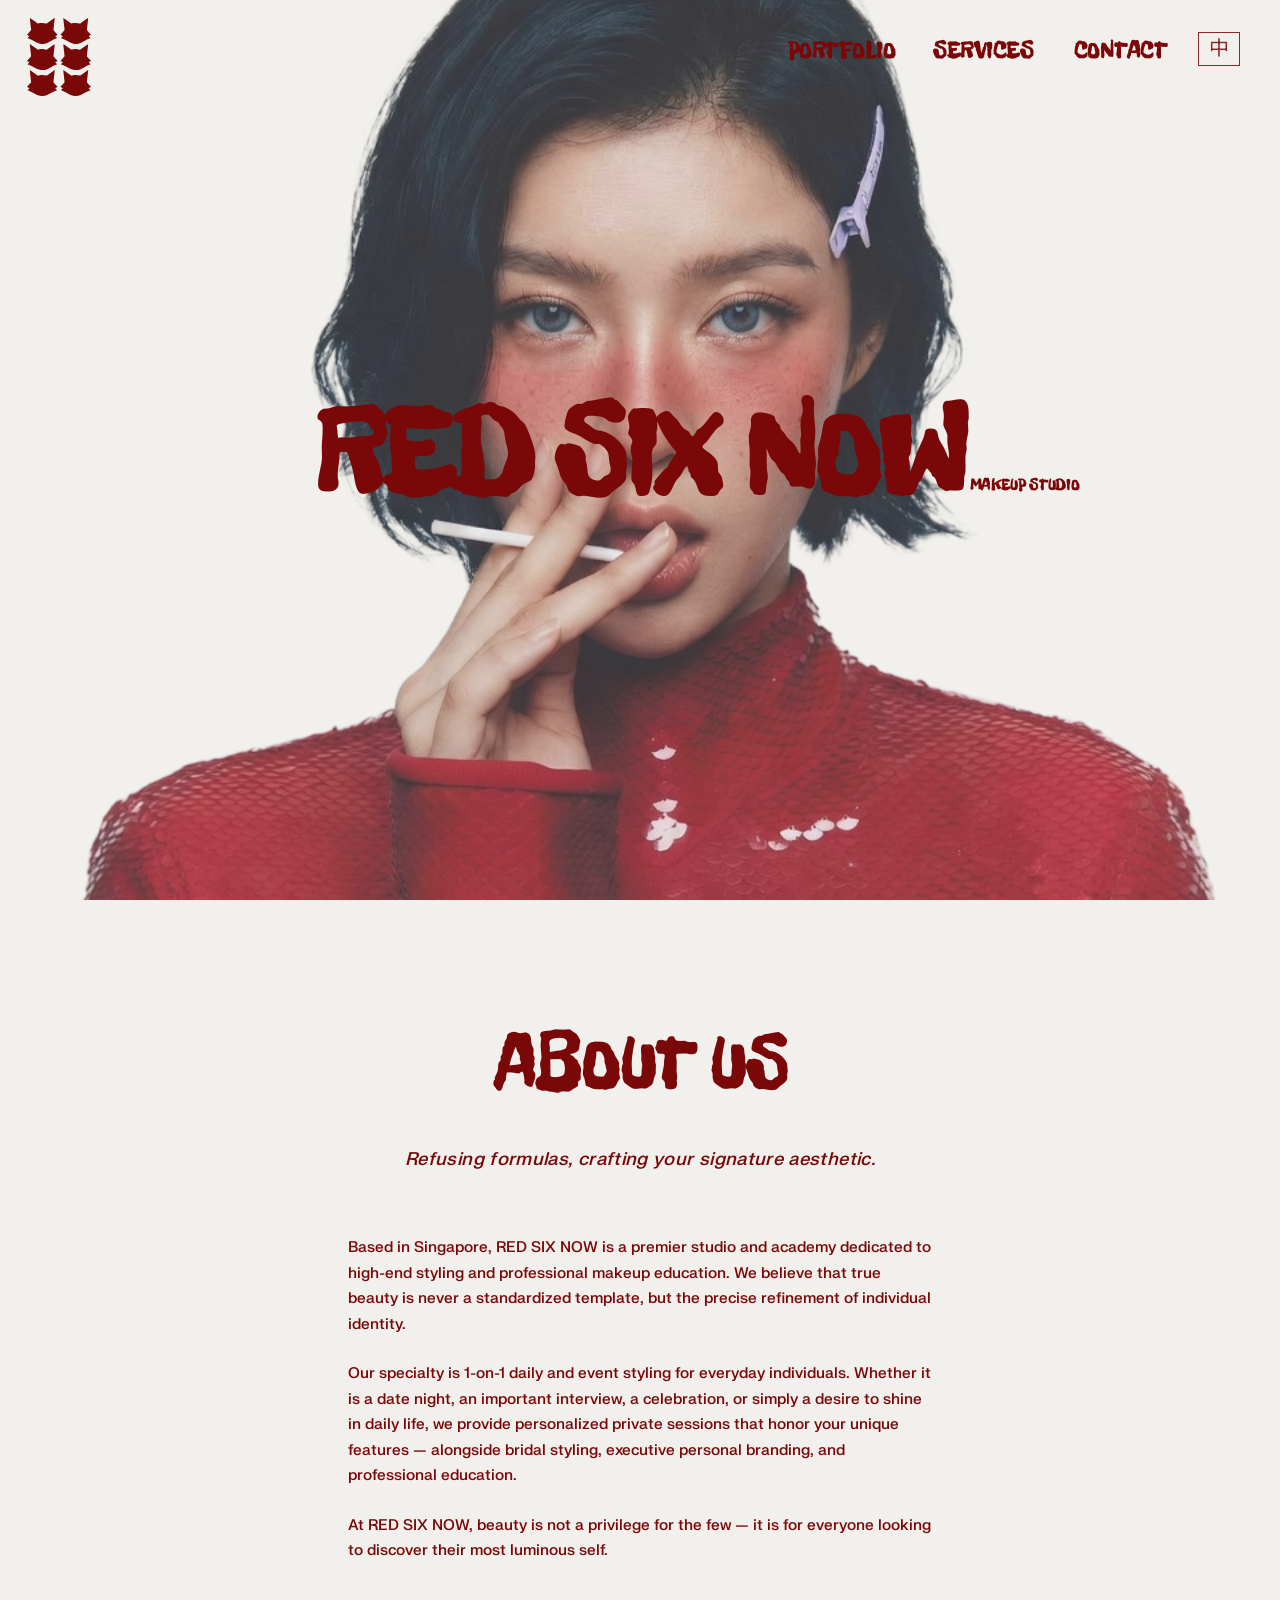
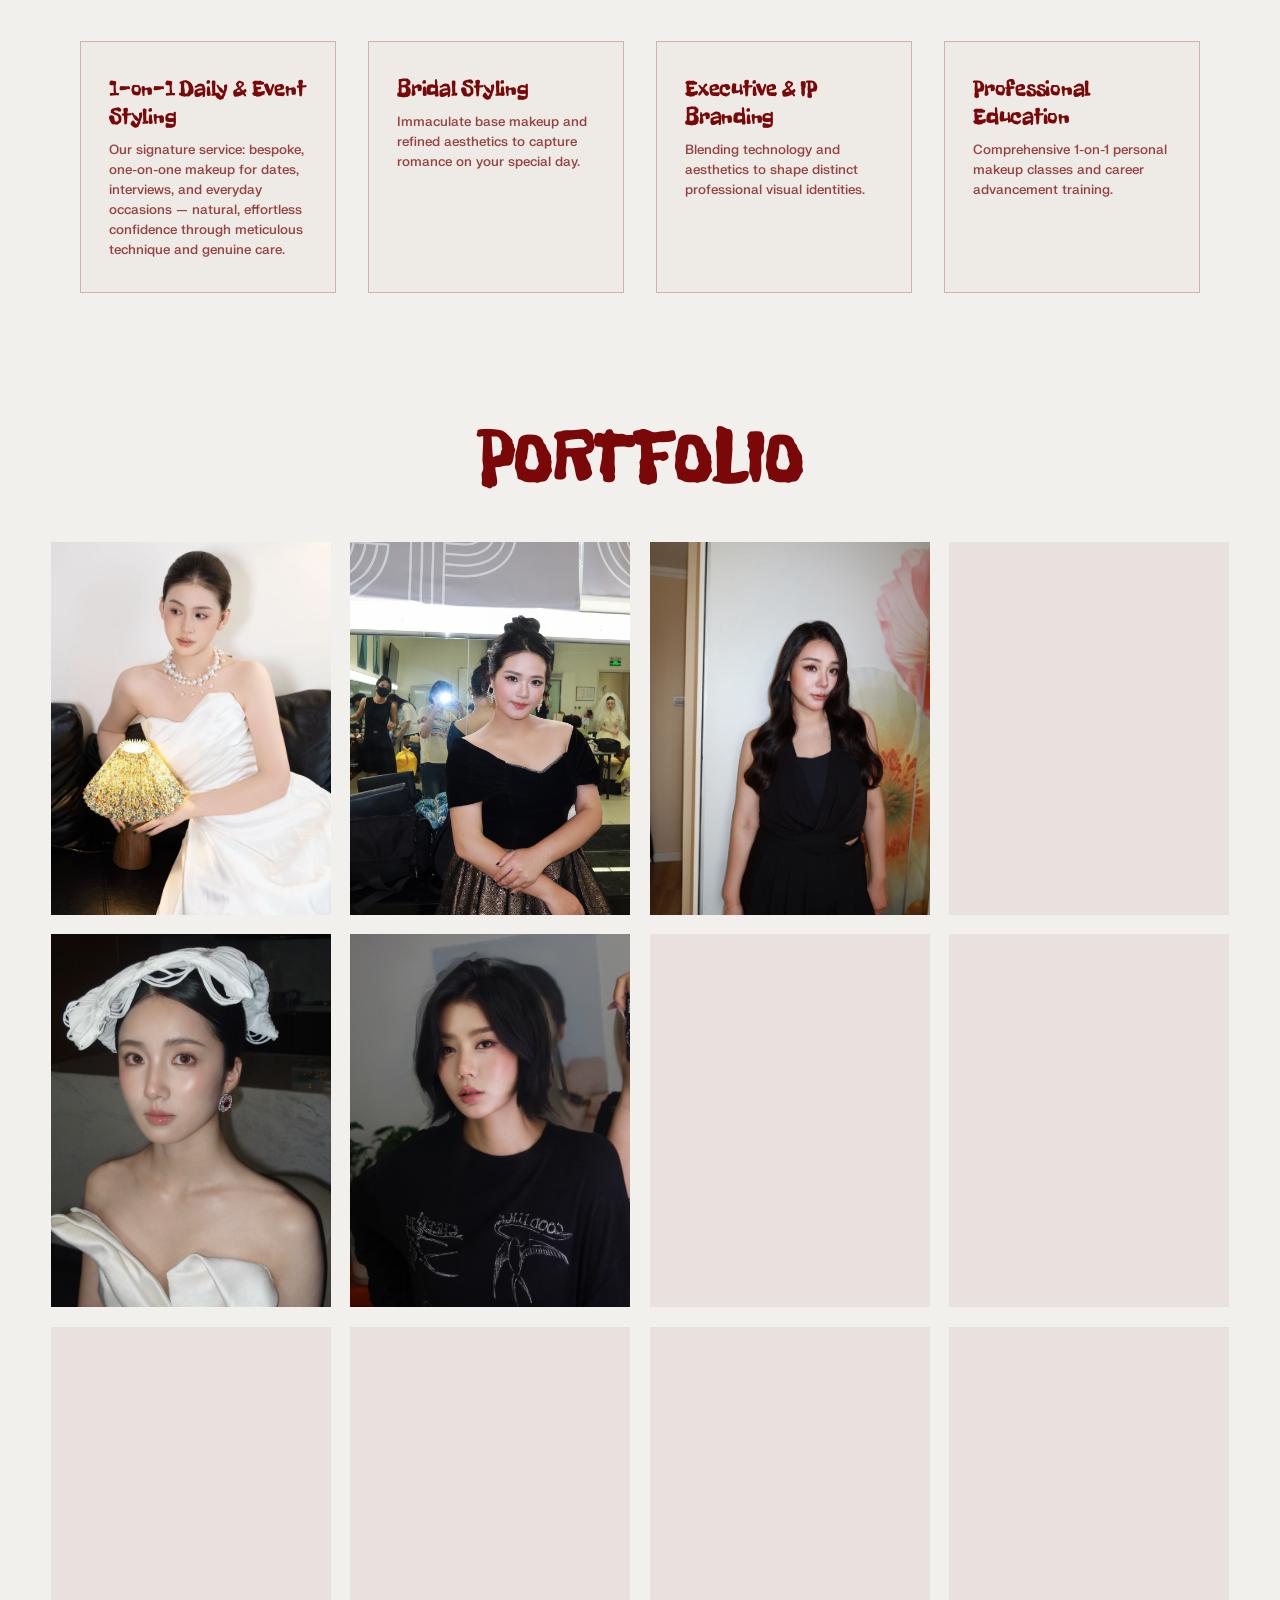
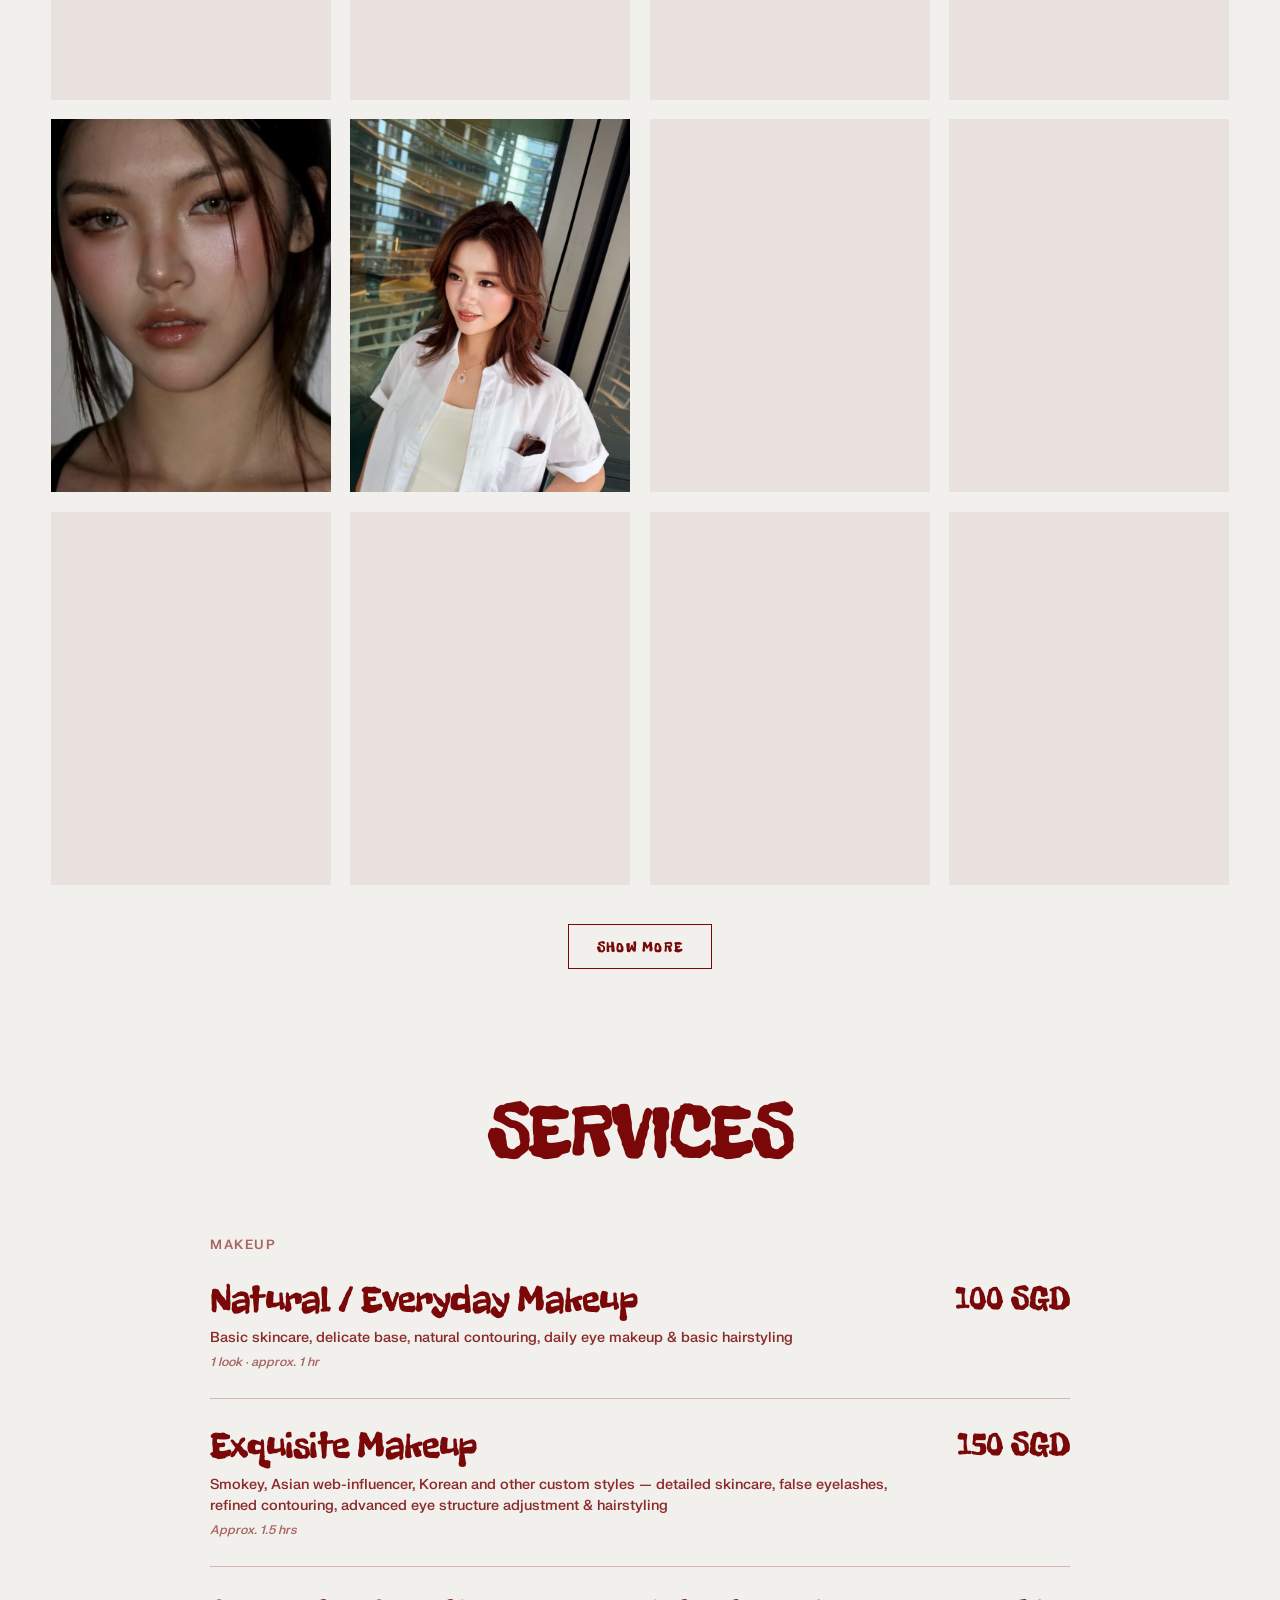
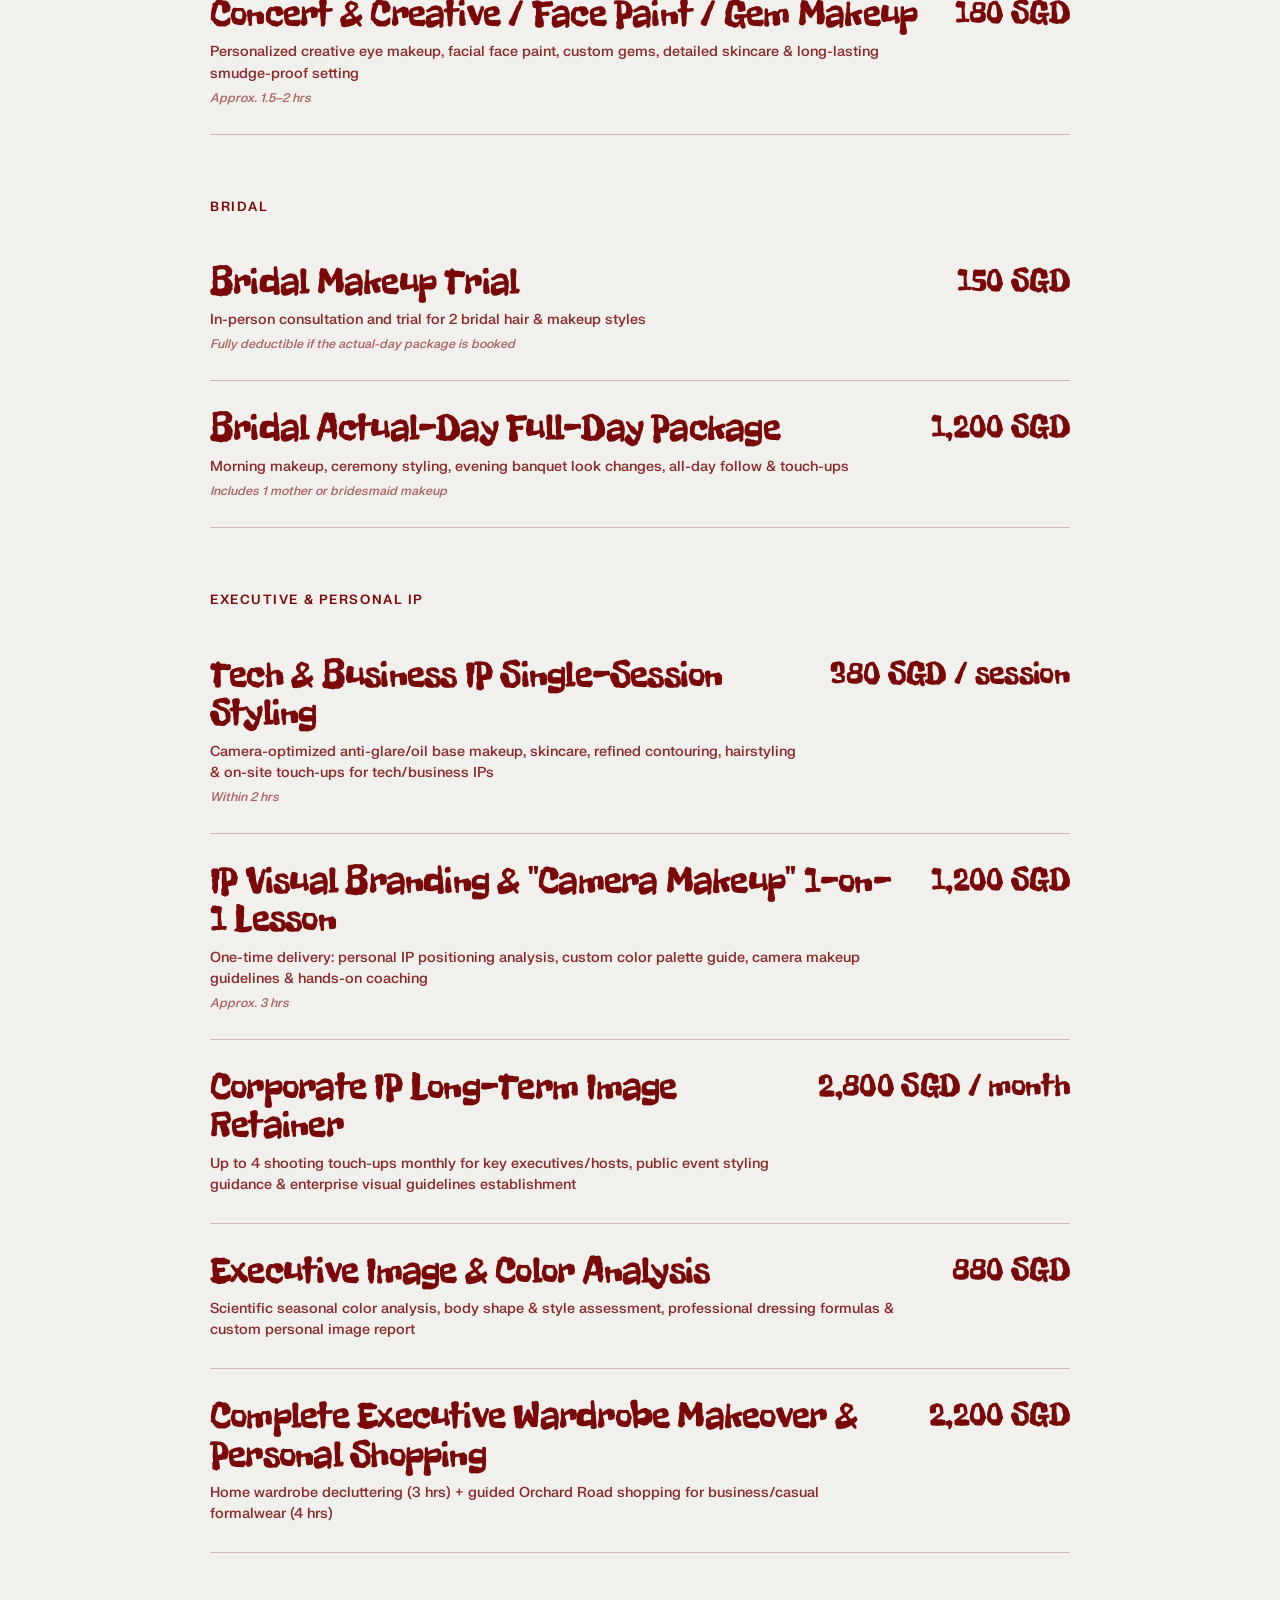
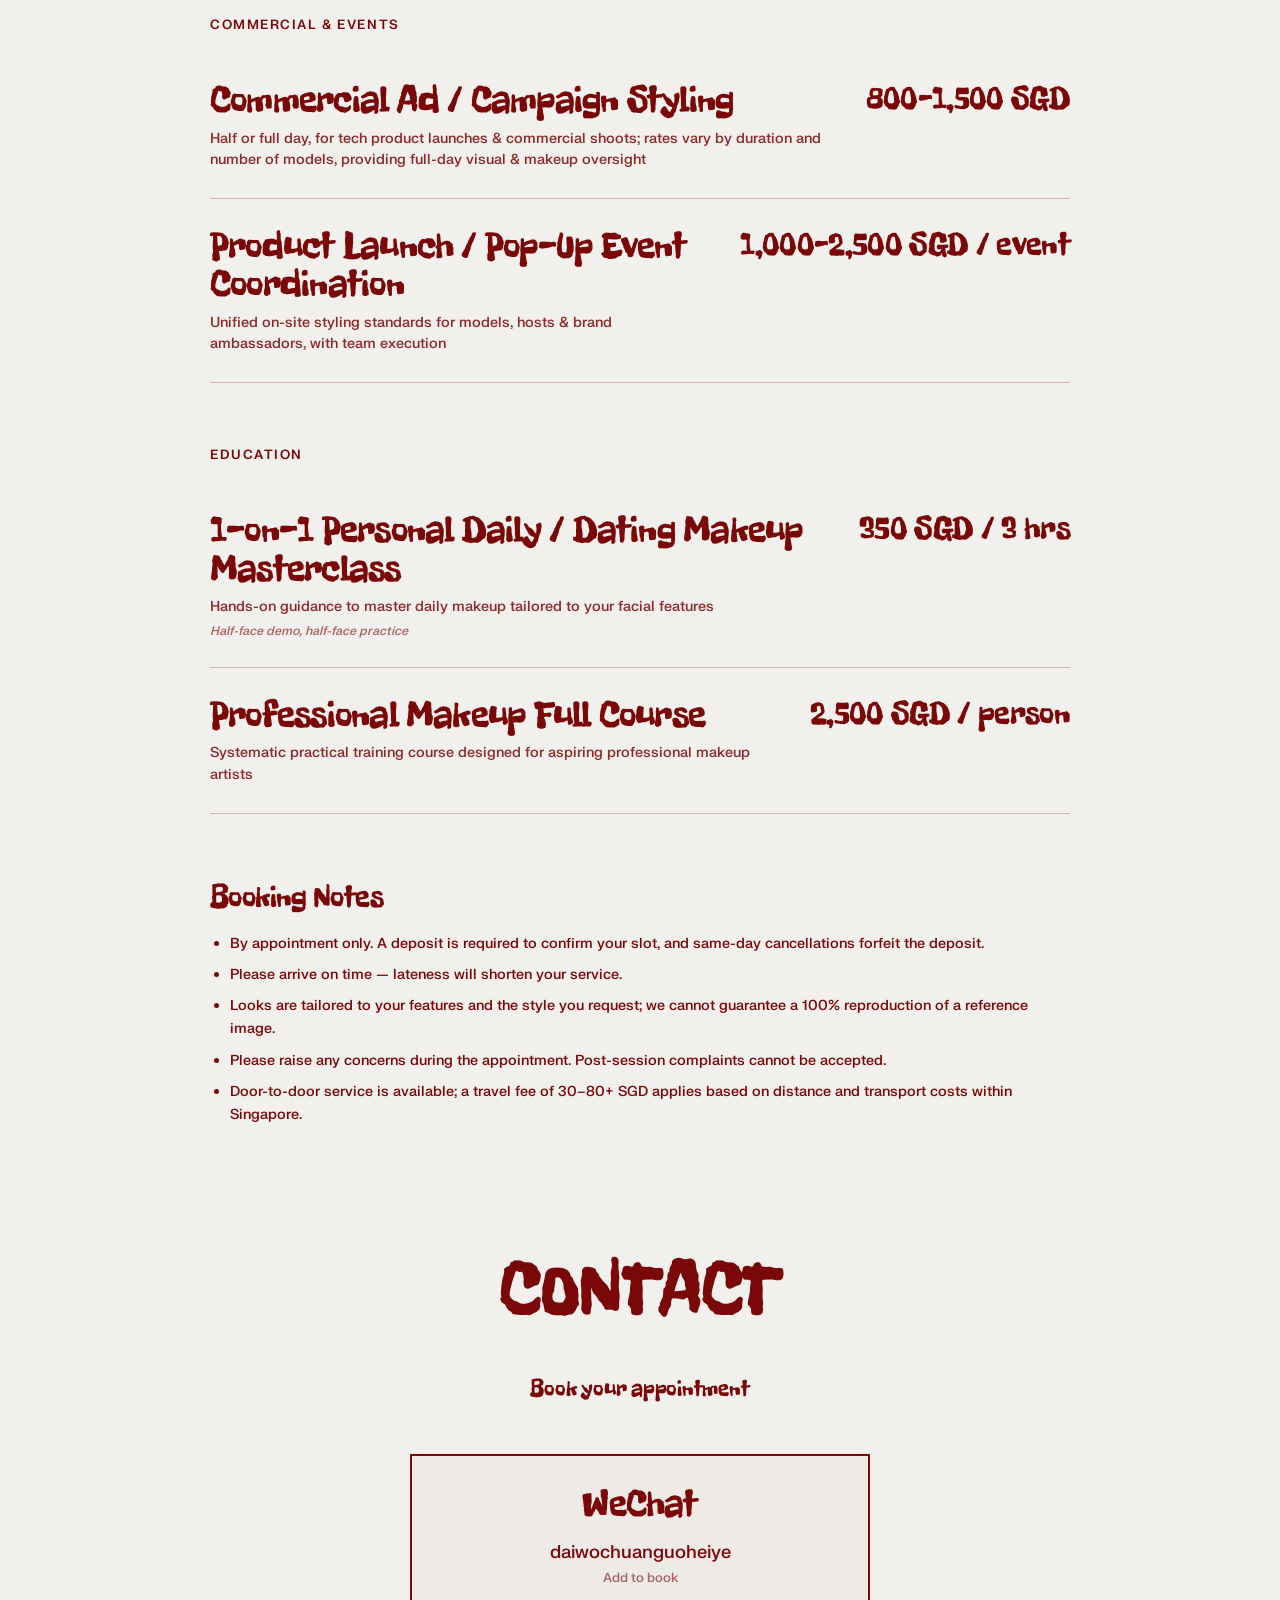
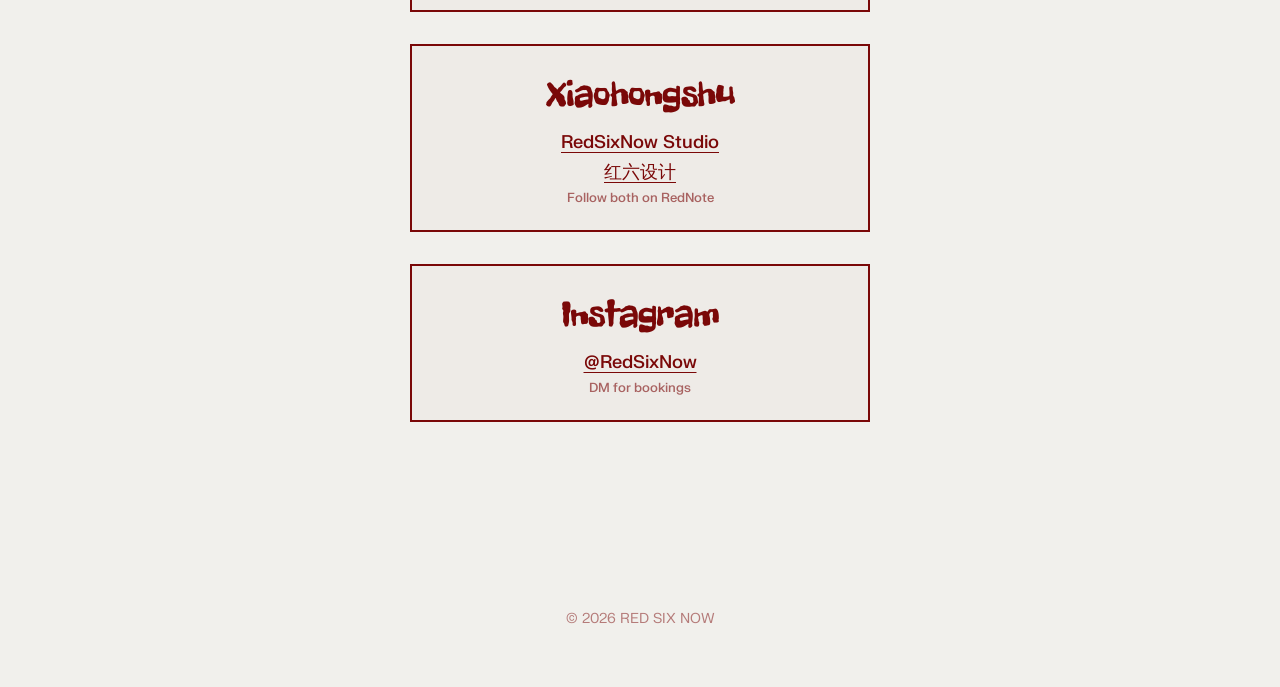
<file: index.html>
<!doctype html>
<html lang="en">
<head>
    <meta charset="utf-8">
    <meta name="viewport" content="width=device-width,initial-scale=1,viewport-fit=cover">
    <!-- Auto-redirect Chinese-browser visitors to the ZH page on first
         visit. If the URL carries ?en=1 (set by the EN toggle on the
         ZH page), the redirect is skipped so manual overrides stick. -->
    <script>
        (function () {
            try {
                var params = new URLSearchParams(window.location.search);
                if (params.has('en')) return;
                var lang = (navigator.language || navigator.userLanguage || '').toLowerCase();
                if (lang.indexOf('zh') === 0) {
                    window.location.replace('index-zh.html');
                }
            } catch (e) {}
        })();
    </script>
    <title>RED SIX NOW — Makeup Studio</title>
    <meta name="description" content="RED SIX NOW — makeup studio and academy in Singapore. Portfolio, services, and bookings.">
    <link rel="canonical" href="https://redsixnow.com/">
    <link rel="icon" type="image/jpeg" href="assets/favicon.jpg">
    <meta name="theme-color" content="#f1f0ec">

    <!-- Open Graph (link previews on WhatsApp, iMessage, Telegram, Slack etc.) -->
    <meta property="og:type" content="website">
    <meta property="og:site_name" content="RED SIX NOW">
    <meta property="og:title" content="RED SIX NOW — Makeup Studio">
    <meta property="og:description" content="Makeup studio and academy in Singapore — portfolio, services, and bookings.">
    <meta property="og:url" content="https://redsixnow.com/">
    <meta property="og:image" content="https://redsixnow.com/assets/og-image.jpg">
    <meta property="og:image:width" content="1200">
    <meta property="og:image:height" content="630">
    <meta property="og:image:alt" content="RED SIX NOW makeup studio">
    <meta property="og:locale" content="en_US">
    <meta property="og:locale:alternate" content="zh_CN">

    <!-- hreflang cross-links for multilingual SEO -->
    <link rel="alternate" hreflang="en" href="https://redsixnow.com/">
    <link rel="alternate" hreflang="zh" href="https://redsixnow.com/index-zh.html">
    <link rel="alternate" hreflang="x-default" href="https://redsixnow.com/">

    <!-- Twitter Card -->
    <meta name="twitter:card" content="summary_large_image">
    <meta name="twitter:title" content="RED SIX NOW — Makeup Studio">
    <meta name="twitter:description" content="Makeup studio and academy in Singapore — portfolio, services, and bookings.">
    <meta name="twitter:image" content="https://redsixnow.com/assets/og-image.jpg">
    <link rel="preconnect" href="https://fonts.googleapis.com">
    <link rel="preconnect" href="https://fonts.gstatic.com" crossorigin>
    <link href="https://fonts.googleapis.com/css2?family=Freckle+Face&family=Inter:wght@500&family=Ma+Shan+Zheng&family=Noto+Sans+SC:wght@400;500&display=swap" rel="stylesheet">
    <link rel="stylesheet" href="styles.css">
    <link rel="stylesheet" href="pages.css">

    <!-- Structured data for Google rich results -->
    <script type="application/ld+json">
    {
        "@context": "https://schema.org",
        "@type": "BeautySalon",
        "name": "RED SIX NOW",
        "description": "Premier makeup studio and academy in Singapore — 1-on-1 daily and event styling, bridal, executive & IP branding, and professional makeup education.",
        "url": "https://redsixnow.com",
        "image": "https://redsixnow.com/assets/og-image.jpg",
        "priceRange": "$$$",
        "address": {
            "@type": "PostalAddress",
            "addressCountry": "SG"
        },
        "sameAs": [
            "https://instagram.com/RedSixNow",
            "https://xhslink.com/m/9eAvsElNwWi",
            "https://xhslink.cn/m/3bUyDITQWtt"
        ],
        "hasOfferCatalog": {
            "@type": "OfferCatalog",
            "name": "Makeup Services",
            "itemListElement": [
                {"@type": "Offer", "name": "Natural / Everyday Makeup", "price": "100", "priceCurrency": "SGD"},
                {"@type": "Offer", "name": "Exquisite Makeup", "price": "150", "priceCurrency": "SGD"},
                {"@type": "Offer", "name": "Concert & Creative / Face Paint / Gem Makeup", "price": "180", "priceCurrency": "SGD"},
                {"@type": "Offer", "name": "Bridal Makeup Trial", "price": "150", "priceCurrency": "SGD"},
                {"@type": "Offer", "name": "Bridal Actual-Day Full-Day Package", "price": "1200", "priceCurrency": "SGD"},
                {"@type": "Offer", "name": "Tech & Business IP Single-Session Styling", "price": "380", "priceCurrency": "SGD"},
                {"@type": "Offer", "name": "IP Visual Branding & Camera Makeup 1-on-1 Lesson", "price": "1200", "priceCurrency": "SGD"},
                {"@type": "Offer", "name": "Corporate IP Long-Term Image Retainer", "price": "2800", "priceCurrency": "SGD"},
                {"@type": "Offer", "name": "Executive Image & Color Analysis", "price": "880", "priceCurrency": "SGD"},
                {"@type": "Offer", "name": "Complete Executive Wardrobe Makeover & Personal Shopping", "price": "2200", "priceCurrency": "SGD"},
                {"@type": "Offer", "name": "Commercial Ad / Campaign Styling", "price": "800", "priceCurrency": "SGD"},
                {"@type": "Offer", "name": "Product Launch / Pop-Up Event Coordination", "price": "1000", "priceCurrency": "SGD"},
                {"@type": "Offer", "name": "1-on-1 Personal Daily / Dating Makeup Masterclass", "price": "350", "priceCurrency": "SGD"},
                {"@type": "Offer", "name": "Professional Makeup Full Course", "price": "2500", "priceCurrency": "SGD"}
            ]
        }
    }
    </script>
</head>
<body>
    <a class="logo" href="#top" aria-label="Red Six Now home">
        <img src="assets/redsixnowlogo.svg" alt="Red Six Now">
    </a>

    <nav class="top-nav">
        <a href="#portfolio">PORTFOLIO</a>
        <a href="#services">SERVICES</a>
        <a href="#contact">CONTACT</a>
        <a href="index-zh.html" class="lang-toggle" aria-label="切换到中文">中</a>
    </nav>

    <main>
        <section class="hero" id="top">
            <div class="hero-image" aria-hidden="true">
                <img src="assets/hero.png" alt="">
            </div>
            <div class="hero-content">
                <h1 class="title">
                    RED SIX NOW<span class="tagline">MAKEUP STUDIO</span>
                </h1>
            </div>
        </section>

        <section class="scroll-section about-section" id="about">
            <h2 class="page-title">ABOUT US</h2>
            <p class="about-tagline">Refusing formulas, crafting your signature aesthetic.</p>
            <div class="about-body">
                <p>Based in Singapore, RED SIX NOW is a premier studio and academy dedicated to high-end styling and professional makeup education. We believe that true beauty is never a standardized template, but the precise refinement of individual identity.</p>
                <p>Our specialty is 1-on-1 daily and event styling for everyday individuals. Whether it is a date night, an important interview, a celebration, or simply a desire to shine in daily life, we provide personalized private sessions that honor your unique features — alongside bridal styling, executive personal branding, and professional education.</p>
                <p>At RED SIX NOW, beauty is not a privilege for the few — it is for everyone looking to discover their most luminous self.</p>
            </div>
            <div class="about-pillars">
                <section class="about-pillar">
                    <h3>1-on-1 Daily &amp; Event Styling</h3>
                    <p>Our signature service: bespoke, one-on-one makeup for dates, interviews, and everyday occasions — natural, effortless confidence through meticulous technique and genuine care.</p>
                </section>
                <section class="about-pillar">
                    <h3>Bridal Styling</h3>
                    <p>Immaculate base makeup and refined aesthetics to capture romance on your special day.</p>
                </section>
                <section class="about-pillar">
                    <h3>Executive &amp; IP Branding</h3>
                    <p>Blending technology and aesthetics to shape distinct professional visual identities.</p>
                </section>
                <section class="about-pillar">
                    <h3>Professional Education</h3>
                    <p>Comprehensive 1-on-1 personal makeup classes and career advancement training.</p>
                </section>
            </div>
        </section>

        <section class="scroll-section portfolio-section" id="portfolio">
            <h2 class="page-title">PORTFOLIO</h2>
            <div class="portfolio-grid">
                <figure class="portfolio-tile"><img src="assets/portfolio/46.jpg" alt="Makeup look 46" loading="lazy" decoding="async"></figure>
                <figure class="portfolio-tile"><img src="assets/portfolio/47.jpg" alt="Makeup look 47" loading="lazy" decoding="async"></figure>
                <figure class="portfolio-tile"><img src="assets/portfolio/48.jpg" alt="Makeup look 48" loading="lazy" decoding="async"></figure>
                <figure class="portfolio-tile"><img src="assets/portfolio/49.jpg" alt="Makeup look 49" loading="lazy" decoding="async"></figure>
                <figure class="portfolio-tile"><img src="assets/portfolio/50.jpg" alt="Makeup look 50" loading="lazy" decoding="async"></figure>
                <figure class="portfolio-tile"><img src="assets/portfolio/01.jpg" alt="Makeup look 01" loading="lazy" decoding="async"></figure>
                <figure class="portfolio-tile"><img src="assets/portfolio/02.jpg" alt="Makeup look 02" loading="lazy" decoding="async"></figure>
                <figure class="portfolio-tile"><img src="assets/portfolio/03.jpg" alt="Makeup look 03" loading="lazy" decoding="async"></figure>
                <figure class="portfolio-tile"><img src="assets/portfolio/04.jpg" alt="Makeup look 04" loading="lazy" decoding="async"></figure>
                <figure class="portfolio-tile"><img src="assets/portfolio/05.jpg" alt="Makeup look 05" loading="lazy" decoding="async"></figure>
                <figure class="portfolio-tile"><img src="assets/portfolio/06.jpg" alt="Makeup look 06" loading="lazy" decoding="async"></figure>
                <figure class="portfolio-tile"><img src="assets/portfolio/07.jpg" alt="Makeup look 07" loading="lazy" decoding="async"></figure>
                <figure class="portfolio-tile"><img src="assets/portfolio/08.jpg" alt="Makeup look 08" loading="lazy" decoding="async"></figure>
                <figure class="portfolio-tile"><img src="assets/portfolio/09.jpg" alt="Makeup look 09" loading="lazy" decoding="async"></figure>
                <figure class="portfolio-tile"><img src="assets/portfolio/10.jpg" alt="Makeup look 10" loading="lazy" decoding="async"></figure>
                <figure class="portfolio-tile"><img src="assets/portfolio/11.jpg" alt="Makeup look 11" loading="lazy" decoding="async"></figure>
                <figure class="portfolio-tile"><img src="assets/portfolio/12.jpg" alt="Makeup look 12" loading="lazy" decoding="async"></figure>
                <figure class="portfolio-tile"><img src="assets/portfolio/13.jpg" alt="Makeup look 13" loading="lazy" decoding="async"></figure>
                <figure class="portfolio-tile"><img src="assets/portfolio/14.jpg" alt="Makeup look 14" loading="lazy" decoding="async"></figure>
                <figure class="portfolio-tile"><img src="assets/portfolio/15.jpg" alt="Makeup look 15" loading="lazy" decoding="async"></figure>
                <figure class="portfolio-tile portfolio-tile--hidden"><img src="assets/portfolio/16.jpg" alt="Makeup look 16" loading="lazy" decoding="async"></figure>
                <figure class="portfolio-tile portfolio-tile--hidden"><img src="assets/portfolio/17.jpg" alt="Makeup look 17" loading="lazy" decoding="async"></figure>
                <figure class="portfolio-tile portfolio-tile--hidden"><img src="assets/portfolio/18.jpg" alt="Makeup look 18" loading="lazy" decoding="async"></figure>
                <figure class="portfolio-tile portfolio-tile--hidden"><img src="assets/portfolio/19.jpg" alt="Makeup look 19" loading="lazy" decoding="async"></figure>
                <figure class="portfolio-tile portfolio-tile--hidden"><img src="assets/portfolio/20.jpg" alt="Makeup look 20" loading="lazy" decoding="async"></figure>
                <figure class="portfolio-tile portfolio-tile--hidden"><img src="assets/portfolio/21.jpg" alt="Makeup look 21" loading="lazy" decoding="async"></figure>
                <figure class="portfolio-tile portfolio-tile--hidden"><img src="assets/portfolio/22.jpg" alt="Makeup look 22" loading="lazy" decoding="async"></figure>
                <figure class="portfolio-tile portfolio-tile--hidden"><img src="assets/portfolio/23.jpg" alt="Makeup look 23" loading="lazy" decoding="async"></figure>
                <figure class="portfolio-tile portfolio-tile--hidden"><img src="assets/portfolio/24.jpg" alt="Makeup look 24" loading="lazy" decoding="async"></figure>
                <figure class="portfolio-tile portfolio-tile--hidden"><img src="assets/portfolio/25.jpg" alt="Makeup look 25" loading="lazy" decoding="async"></figure>
                <figure class="portfolio-tile portfolio-tile--hidden"><img src="assets/portfolio/26.jpg" alt="Makeup look 26" loading="lazy" decoding="async"></figure>
                <figure class="portfolio-tile portfolio-tile--hidden"><img src="assets/portfolio/27.jpg" alt="Makeup look 27" loading="lazy" decoding="async"></figure>
                <figure class="portfolio-tile portfolio-tile--hidden"><img src="assets/portfolio/28.jpg" alt="Makeup look 28" loading="lazy" decoding="async"></figure>
                <figure class="portfolio-tile portfolio-tile--hidden"><img src="assets/portfolio/29.jpg" alt="Makeup look 29" loading="lazy" decoding="async"></figure>
                <figure class="portfolio-tile portfolio-tile--hidden"><img src="assets/portfolio/30.jpg" alt="Makeup look 30" loading="lazy" decoding="async"></figure>
                <figure class="portfolio-tile portfolio-tile--hidden"><img src="assets/portfolio/31.jpg" alt="Makeup look 31" loading="lazy" decoding="async"></figure>
                <figure class="portfolio-tile portfolio-tile--hidden"><img src="assets/portfolio/32.jpg" alt="Makeup look 32" loading="lazy" decoding="async"></figure>
                <figure class="portfolio-tile portfolio-tile--hidden"><img src="assets/portfolio/33.jpg" alt="Makeup look 33" loading="lazy" decoding="async"></figure>
                <figure class="portfolio-tile portfolio-tile--hidden"><img src="assets/portfolio/34.jpg" alt="Makeup look 34" loading="lazy" decoding="async"></figure>
                <figure class="portfolio-tile portfolio-tile--hidden"><img src="assets/portfolio/35.jpg" alt="Makeup look 35" loading="lazy" decoding="async"></figure>
                <figure class="portfolio-tile portfolio-tile--hidden"><img src="assets/portfolio/36.jpg" alt="Makeup look 36" loading="lazy" decoding="async"></figure>
                <figure class="portfolio-tile portfolio-tile--hidden"><img src="assets/portfolio/37.jpg" alt="Makeup look 37" loading="lazy" decoding="async"></figure>
                <figure class="portfolio-tile portfolio-tile--hidden"><img src="assets/portfolio/38.jpg" alt="Makeup look 38" loading="lazy" decoding="async"></figure>
                <figure class="portfolio-tile portfolio-tile--hidden"><img src="assets/portfolio/39.jpg" alt="Makeup look 39" loading="lazy" decoding="async"></figure>
                <figure class="portfolio-tile portfolio-tile--hidden"><img src="assets/portfolio/40.jpg" alt="Makeup look 40" loading="lazy" decoding="async"></figure>
                <figure class="portfolio-tile portfolio-tile--hidden"><img src="assets/portfolio/41.jpg" alt="Makeup look 41" loading="lazy" decoding="async"></figure>
                <figure class="portfolio-tile portfolio-tile--hidden"><img src="assets/portfolio/42.jpg" alt="Makeup look 42" loading="lazy" decoding="async"></figure>
                <figure class="portfolio-tile portfolio-tile--hidden"><img src="assets/portfolio/43.jpg" alt="Makeup look 43" loading="lazy" decoding="async"></figure>
                <figure class="portfolio-tile portfolio-tile--hidden"><img src="assets/portfolio/44.jpg" alt="Makeup look 44" loading="lazy" decoding="async"></figure>
                <figure class="portfolio-tile portfolio-tile--hidden"><img src="assets/portfolio/45.jpg" alt="Makeup look 45" loading="lazy" decoding="async"></figure>
            </div>
            <div class="portfolio-more-wrap">
                <button type="button" class="portfolio-more-btn" id="portfolio-more" aria-expanded="false" aria-controls="portfolio">Show more</button>
            </div>
        </section>

        <section class="scroll-section services-section" id="services">
            <h2 class="page-title">SERVICES</h2>
            <div class="services-list">
                <h3 class="service-group-title">Makeup</h3>
                <section class="service-row">
                    <div class="service-info">
                        <h3 class="service-name">Natural / Everyday Makeup</h3>
                        <p class="service-desc">Basic skincare, delicate base, natural contouring, daily eye makeup &amp; basic hairstyling</p>
                        <p class="service-note">1 look · approx. 1 hr</p>
                    </div>
                    <div class="service-price">100 SGD</div>
                </section>

                <section class="service-row">
                    <div class="service-info">
                        <h3 class="service-name">Exquisite Makeup</h3>
                        <p class="service-desc">Smokey, Asian web-influencer, Korean and other custom styles — detailed skincare, false eyelashes, refined contouring, advanced eye structure adjustment &amp; hairstyling</p>
                        <p class="service-note">Approx. 1.5 hrs</p>
                    </div>
                    <div class="service-price">150 SGD</div>
                </section>

                <section class="service-row">
                    <div class="service-info">
                        <h3 class="service-name">Concert &amp; Creative / Face Paint / Gem Makeup</h3>
                        <p class="service-desc">Personalized creative eye makeup, facial face paint, custom gems, detailed skincare &amp; long-lasting smudge-proof setting</p>
                        <p class="service-note">Approx. 1.5–2 hrs</p>
                    </div>
                    <div class="service-price">180 SGD</div>
                </section>

                <h3 class="service-group-title">Bridal</h3>
                <section class="service-row">
                    <div class="service-info">
                        <h3 class="service-name">Bridal Makeup Trial</h3>
                        <p class="service-desc">In-person consultation and trial for 2 bridal hair &amp; makeup styles</p>
                        <p class="service-note">Fully deductible if the actual-day package is booked</p>
                    </div>
                    <div class="service-price">150 SGD</div>
                </section>

                <section class="service-row">
                    <div class="service-info">
                        <h3 class="service-name">Bridal Actual-Day Full-Day Package</h3>
                        <p class="service-desc">Morning makeup, ceremony styling, evening banquet look changes, all-day follow &amp; touch-ups</p>
                        <p class="service-note">Includes 1 mother or bridesmaid makeup</p>
                    </div>
                    <div class="service-price">1,200 SGD</div>
                </section>

                <h3 class="service-group-title">Executive &amp; Personal IP</h3>
                <section class="service-row">
                    <div class="service-info">
                        <h3 class="service-name">Tech &amp; Business IP Single-Session Styling</h3>
                        <p class="service-desc">Camera-optimized anti-glare/oil base makeup, skincare, refined contouring, hairstyling &amp; on-site touch-ups for tech/business IPs</p>
                        <p class="service-note">Within 2 hrs</p>
                    </div>
                    <div class="service-price">380 SGD / session</div>
                </section>

                <section class="service-row">
                    <div class="service-info">
                        <h3 class="service-name">IP Visual Branding &amp; "Camera Makeup" 1-on-1 Lesson</h3>
                        <p class="service-desc">One-time delivery: personal IP positioning analysis, custom color palette guide, camera makeup guidelines &amp; hands-on coaching</p>
                        <p class="service-note">Approx. 3 hrs</p>
                    </div>
                    <div class="service-price">1,200 SGD</div>
                </section>

                <section class="service-row">
                    <div class="service-info">
                        <h3 class="service-name">Corporate IP Long-Term Image Retainer</h3>
                        <p class="service-desc">Up to 4 shooting touch-ups monthly for key executives/hosts, public event styling guidance &amp; enterprise visual guidelines establishment</p>
                    </div>
                    <div class="service-price">2,800 SGD / month</div>
                </section>

                <section class="service-row">
                    <div class="service-info">
                        <h3 class="service-name">Executive Image &amp; Color Analysis</h3>
                        <p class="service-desc">Scientific seasonal color analysis, body shape &amp; style assessment, professional dressing formulas &amp; custom personal image report</p>
                    </div>
                    <div class="service-price">880 SGD</div>
                </section>

                <section class="service-row">
                    <div class="service-info">
                        <h3 class="service-name">Complete Executive Wardrobe Makeover &amp; Personal Shopping</h3>
                        <p class="service-desc">Home wardrobe decluttering (3 hrs) + guided Orchard Road shopping for business/casual formalwear (4 hrs)</p>
                    </div>
                    <div class="service-price">2,200 SGD</div>
                </section>

                <h3 class="service-group-title">Commercial &amp; Events</h3>
                <section class="service-row">
                    <div class="service-info">
                        <h3 class="service-name">Commercial Ad / Campaign Styling</h3>
                        <p class="service-desc">Half or full day, for tech product launches &amp; commercial shoots; rates vary by duration and number of models, providing full-day visual &amp; makeup oversight</p>
                    </div>
                    <div class="service-price">800–1,500 SGD</div>
                </section>

                <section class="service-row">
                    <div class="service-info">
                        <h3 class="service-name">Product Launch / Pop-Up Event Coordination</h3>
                        <p class="service-desc">Unified on-site styling standards for models, hosts &amp; brand ambassadors, with team execution</p>
                    </div>
                    <div class="service-price">1,000–2,500 SGD / event</div>
                </section>

                <h3 class="service-group-title">Education</h3>
                <section class="service-row">
                    <div class="service-info">
                        <h3 class="service-name">1-on-1 Personal Daily / Dating Makeup Masterclass</h3>
                        <p class="service-desc">Hands-on guidance to master daily makeup tailored to your facial features</p>
                        <p class="service-note">Half-face demo, half-face practice</p>
                    </div>
                    <div class="service-price">350 SGD / 3 hrs</div>
                </section>

                <section class="service-row">
                    <div class="service-info">
                        <h3 class="service-name">Professional Makeup Full Course</h3>
                        <p class="service-desc">Systematic practical training course designed for aspiring professional makeup artists</p>
                    </div>
                    <div class="service-price">2,500 SGD / person</div>
                </section>
            </div>

            <aside class="booking-notes">
                <h3>Booking Notes</h3>
                <ul>
                    <li>By appointment only. A deposit is required to confirm your slot, and same-day cancellations forfeit the deposit.</li>
                    <li>Please arrive on time — lateness will shorten your service.</li>
                    <li>Looks are tailored to your features and the style you request; we cannot guarantee a 100% reproduction of a reference image.</li>
                    <li>Please raise any concerns during the appointment. Post-session complaints cannot be accepted.</li>
                    <li>Door-to-door service is available; a travel fee of 30–80+ SGD applies based on distance and transport costs within Singapore.</li>
                </ul>
            </aside>
        </section>

        <section class="scroll-section contact-section" id="contact">
            <h2 class="page-title">CONTACT</h2>
            <p class="contact-intro">Book your appointment</p>
            <div class="contact-cards">
                <section class="contact-card">
                    <h3>WeChat</h3>
                    <p class="contact-value">daiwochuanguoheiye</p>
                    <p class="contact-hint">Add to book</p>
                </section>

                <section class="contact-card">
                    <h3>Xiaohongshu</h3>
                    <p class="contact-value"><a href="https://xhslink.com/m/9eAvsElNwWi" target="_blank" rel="noopener">RedSixNow Studio</a></p>
                    <p class="contact-value"><a href="https://xhslink.cn/m/3bUyDITQWtt" target="_blank" rel="noopener">红六设计</a></p>
                    <p class="contact-hint">Follow both on RedNote</p>
                </section>

                <section class="contact-card">
                    <h3>Instagram</h3>
                    <p class="contact-value"><a href="https://instagram.com/RedSixNow" target="_blank" rel="noopener">@RedSixNow</a></p>
                    <p class="contact-hint">DM for bookings</p>
                </section>
            </div>
        </section>
    </main>

    <footer class="site-footer">
        <p>&copy; 2026 RED SIX NOW</p>
    </footer>

    <script>
        (function () {
            var btn = document.getElementById('portfolio-more');
            if (!btn) return;
            var grid = document.querySelector('.portfolio-grid');
            btn.addEventListener('click', function () {
                grid.classList.add('is-expanded');
                btn.setAttribute('aria-expanded', 'true');
                btn.parentNode.removeChild(btn);
            });
        })();
    </script>
    <script>
        // Reveal elements as they scroll into view. Skipped entirely when
        // the user has prefers-reduced-motion enabled.
        (function () {
            if (window.matchMedia('(prefers-reduced-motion: reduce)').matches) return;
            var selectors = [
                '#about .page-title',
                '#about .about-tagline',
                '#about .about-body p',
                '#about .about-pillar',
                '#portfolio .page-title',
                '#services .page-title',
                '#services .service-group-title',
                '#services .service-row',
                '#services .booking-notes',
                '#contact .page-title',
                '#contact .contact-intro',
                '#contact .contact-card'
            ];
            var els = document.querySelectorAll(selectors.join(','));
            if (!els.length || !('IntersectionObserver' in window)) return;

            els.forEach(function (el) { el.classList.add('animate-in'); });

            var io = new IntersectionObserver(function (entries) {
                entries.forEach(function (entry) {
                    if (entry.isIntersecting) {
                        entry.target.classList.add('is-visible');
                        io.unobserve(entry.target);
                    }
                });
            }, { threshold: 0.15, rootMargin: '0px 0px -8% 0px' });

            els.forEach(function (el) { io.observe(el); });
        })();
    </script>
</body>
</html>
</file>
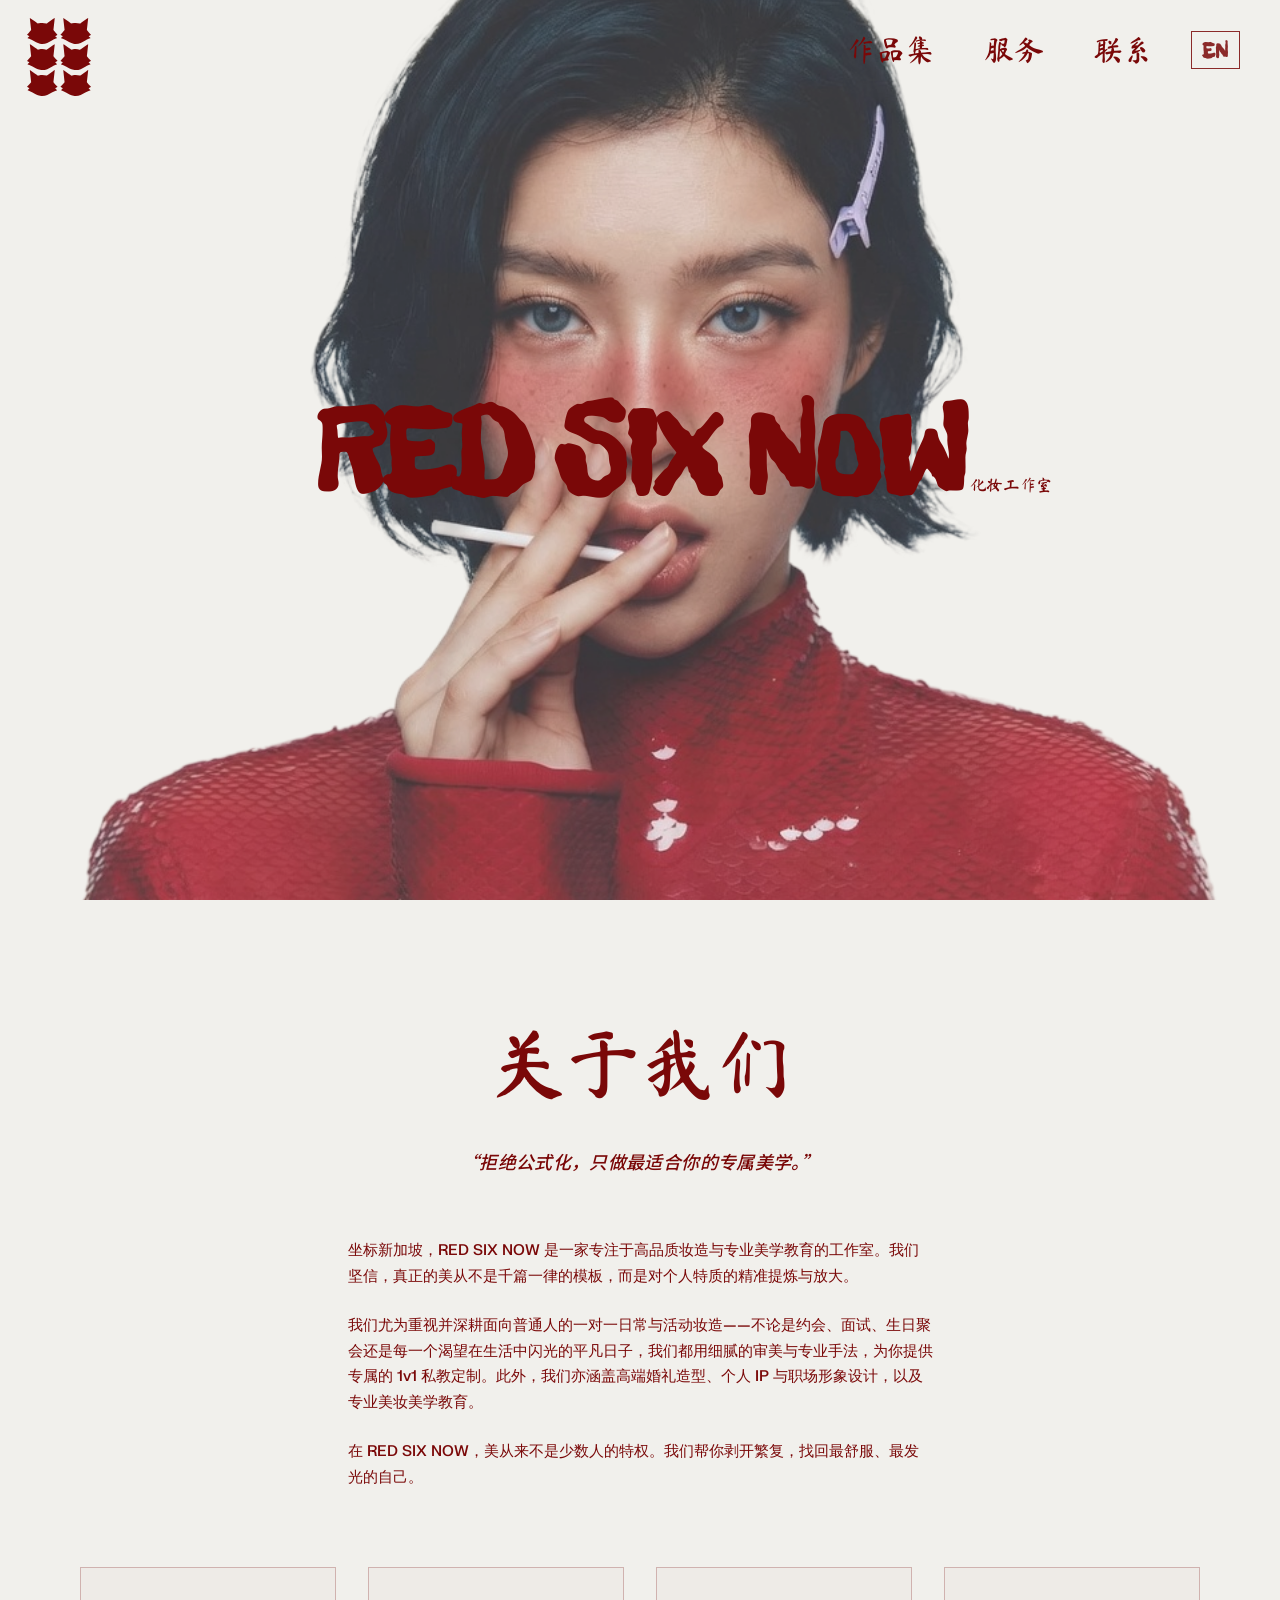
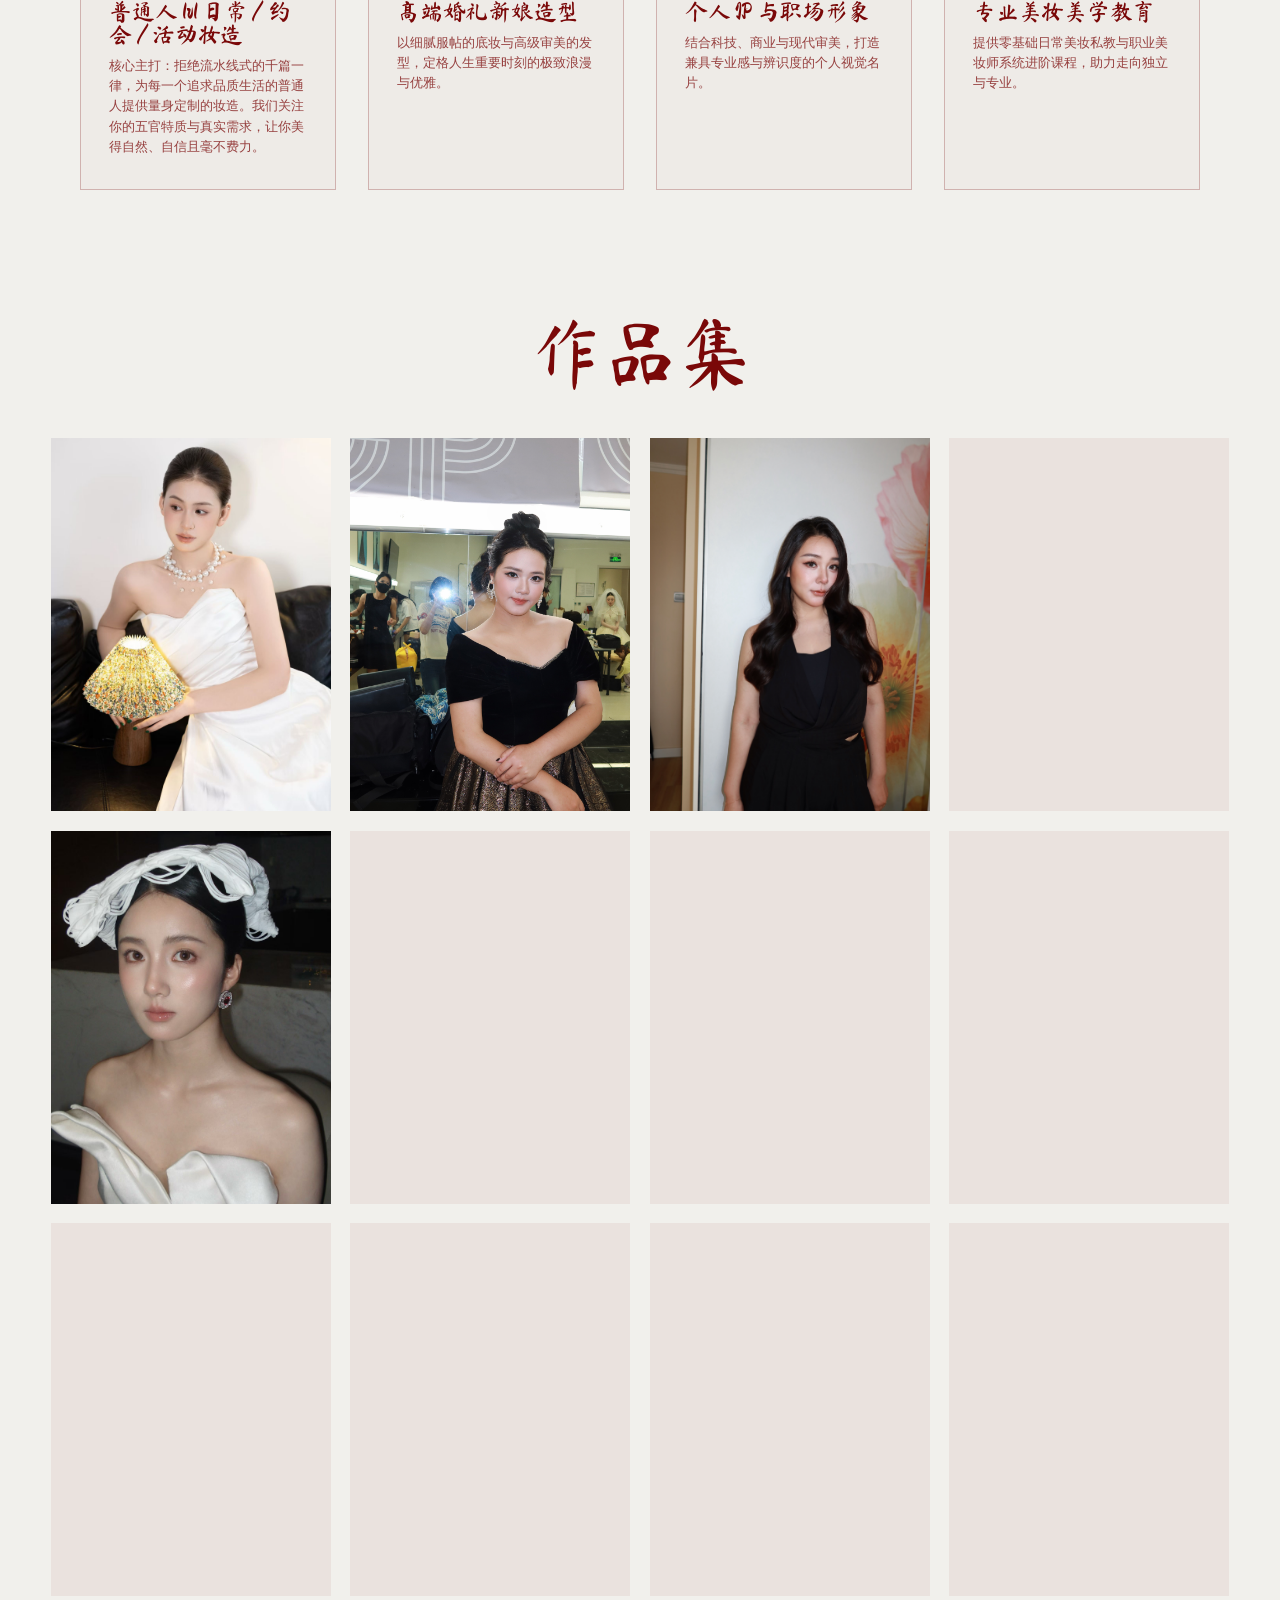
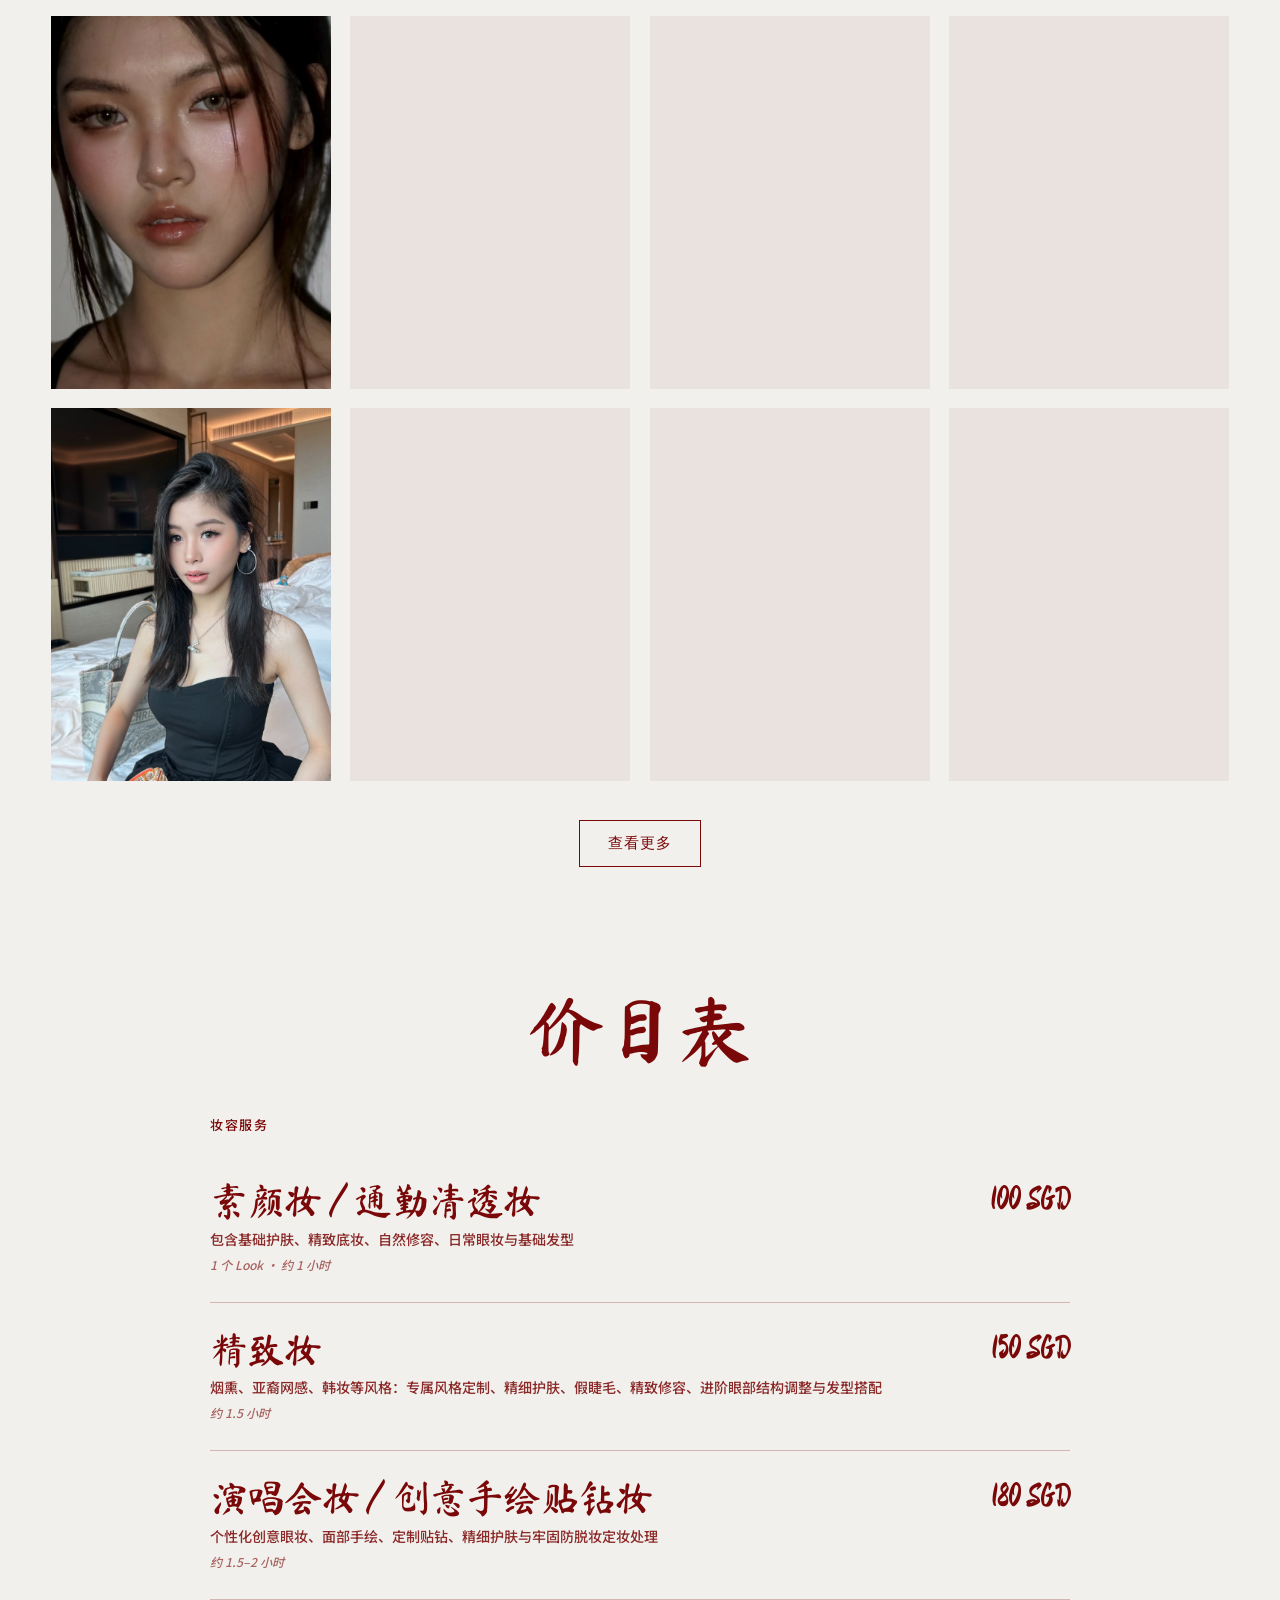
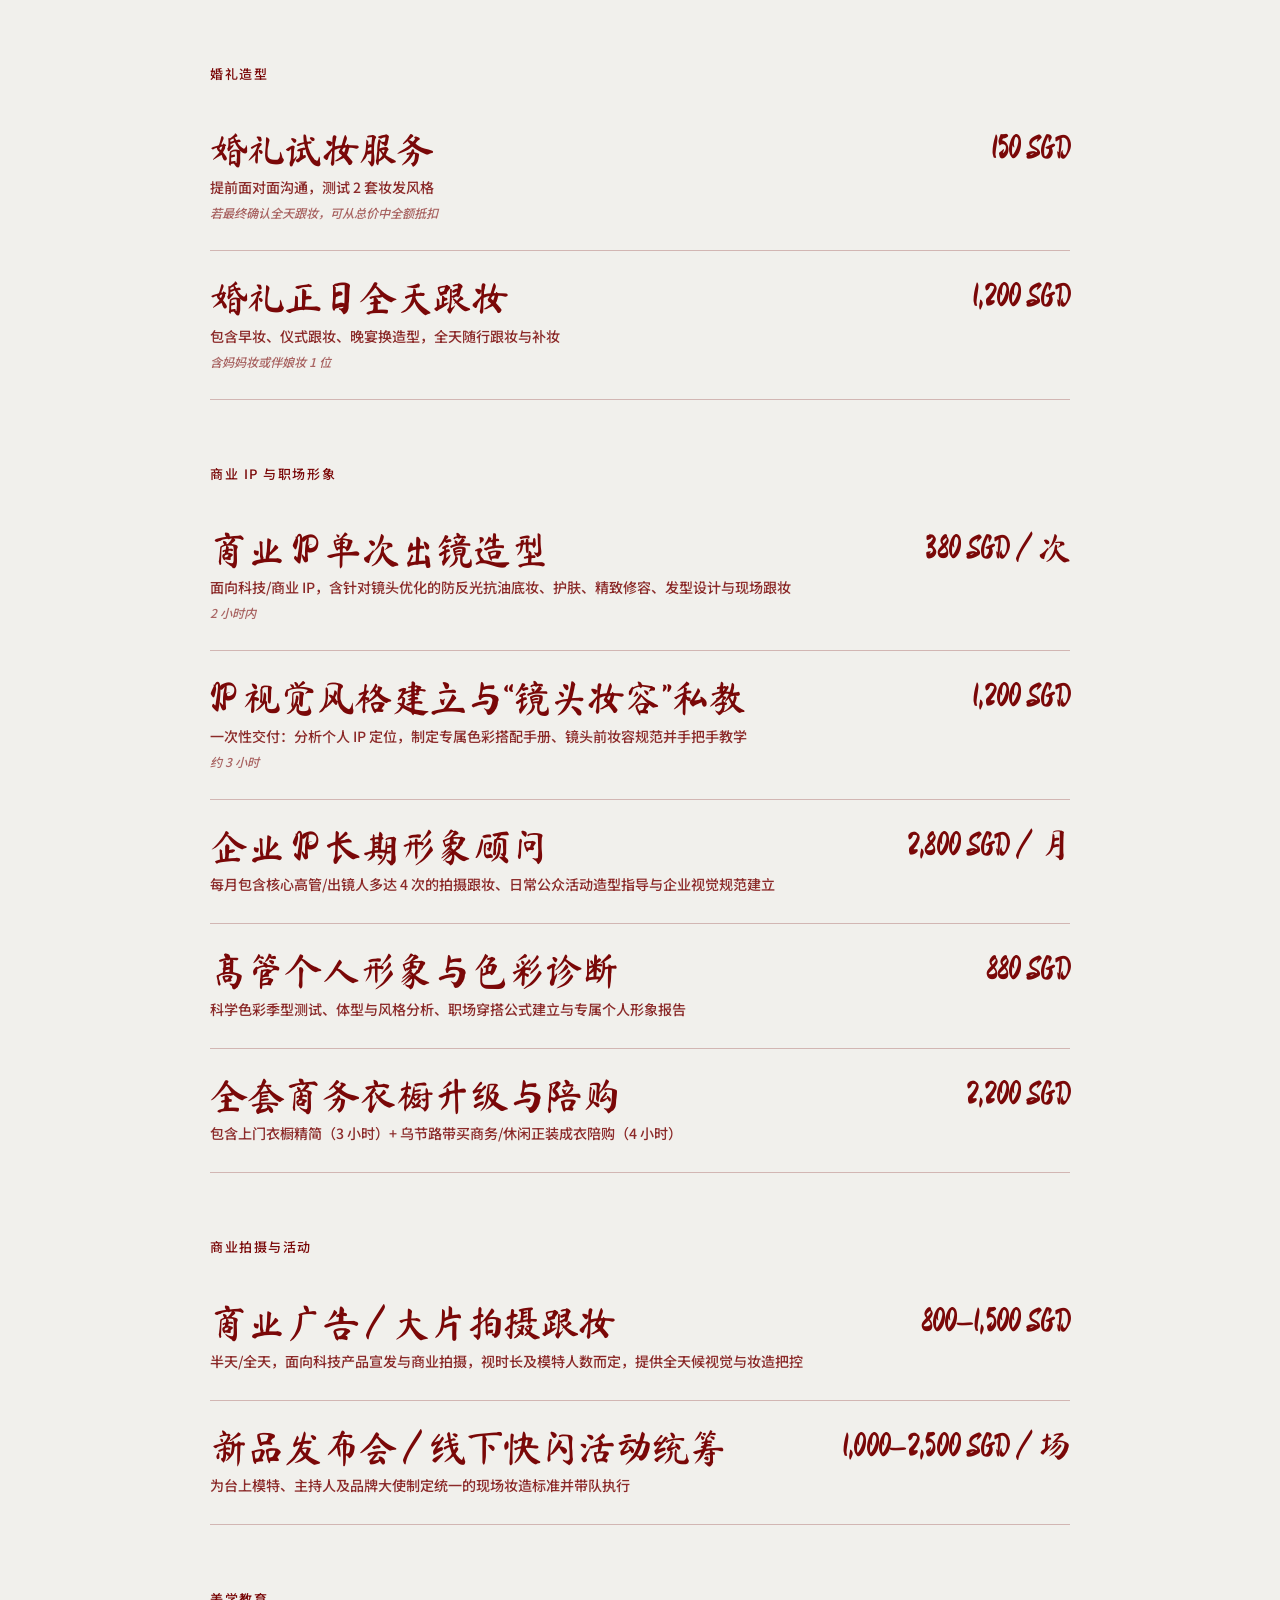
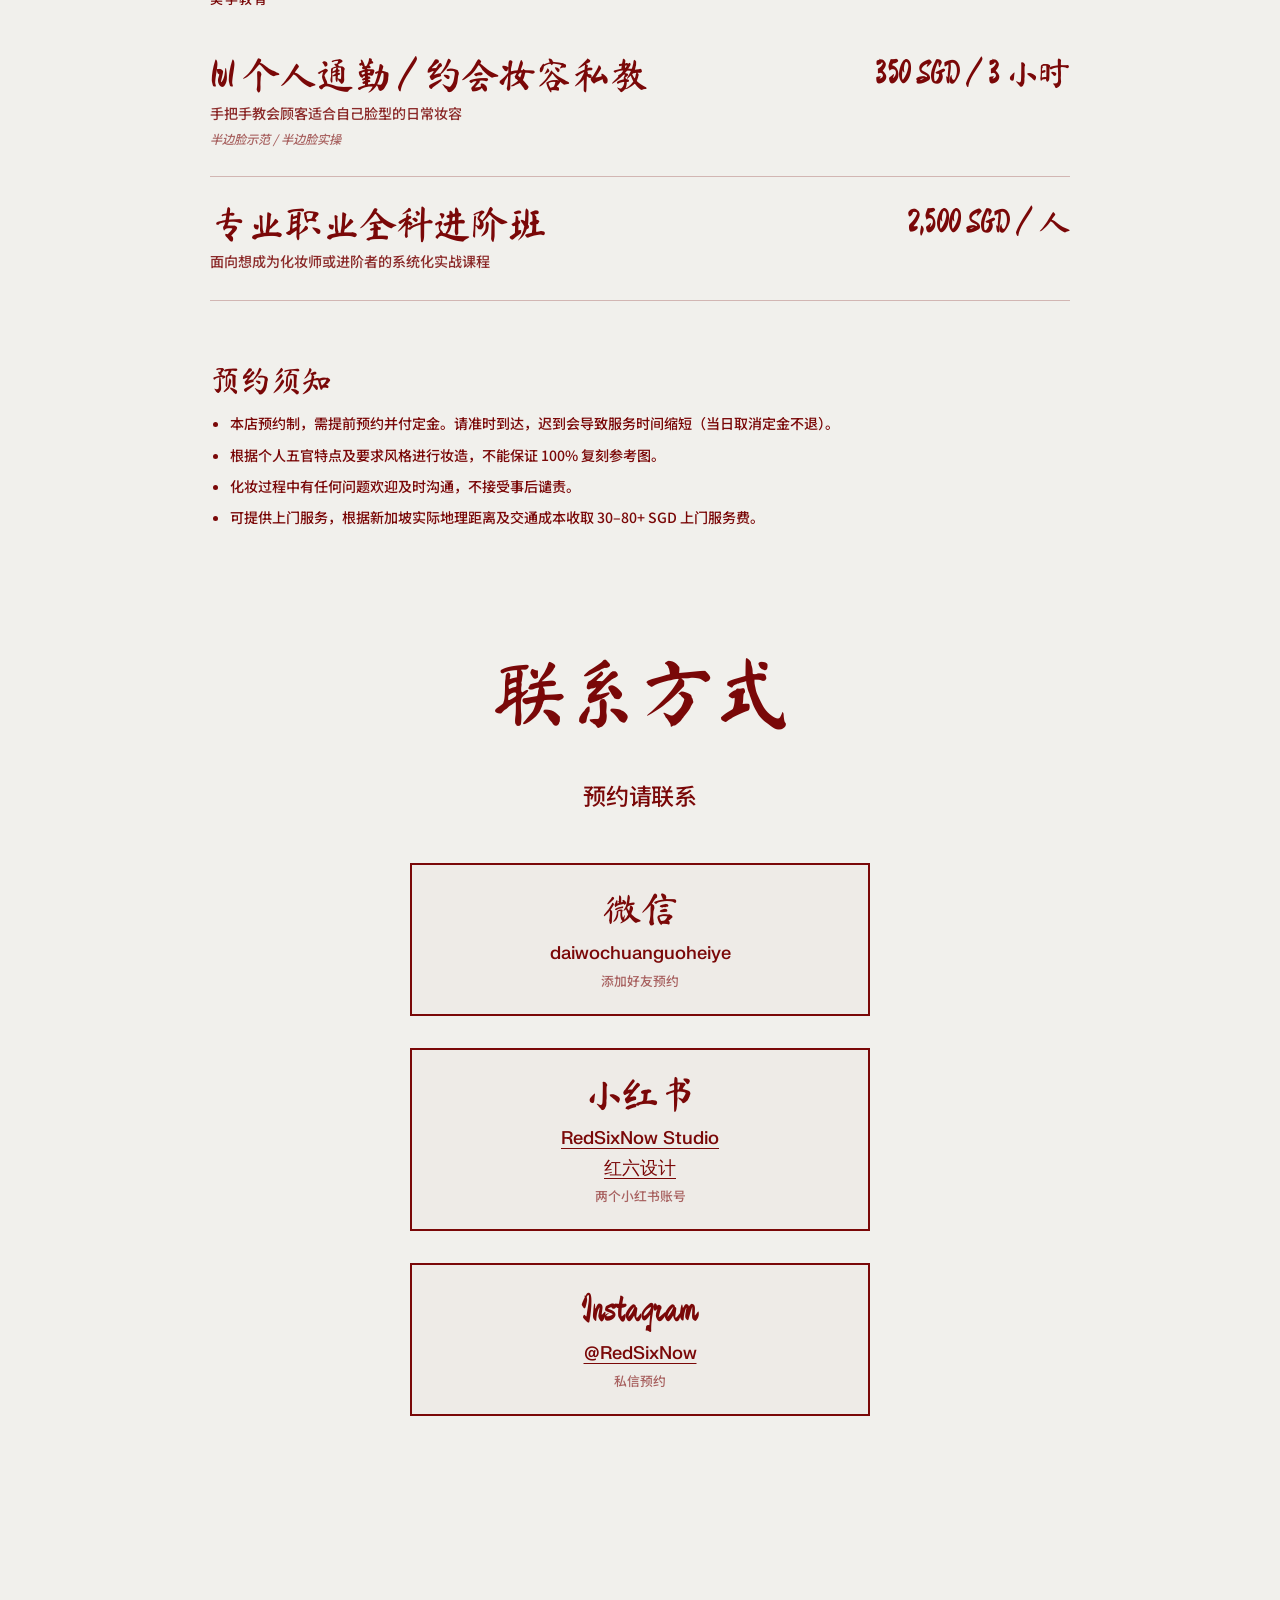
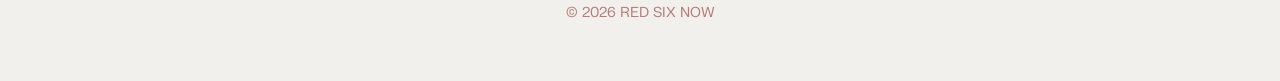
<file: index-zh.html>
<!doctype html>
<html lang="zh-CN">
<head>
    <meta charset="utf-8">
    <meta name="viewport" content="width=device-width,initial-scale=1,viewport-fit=cover">
    <title>RED SIX NOW — 化妆工作室</title>
    <meta name="description" content="RED SIX NOW 新加坡专注 1v1 日常与活动妆造、高端婚礼造型、个人 IP 与职场形象设计及专业美妆美学教育的工作室。">
    <link rel="canonical" href="https://redsixnow.com/index-zh.html">
    <link rel="icon" type="image/jpeg" href="assets/favicon.jpg">
    <meta name="theme-color" content="#f1f0ec">

    <!-- Open Graph (link previews on WhatsApp, iMessage, Telegram, Slack etc.) -->
    <meta property="og:type" content="website">
    <meta property="og:site_name" content="RED SIX NOW">
    <meta property="og:title" content="RED SIX NOW — 化妆工作室">
    <meta property="og:description" content="RED SIX NOW 新加坡专注 1v1 日常与活动妆造、高端婚礼造型、个人 IP 与职场形象设计及专业美妆美学教育的工作室。">
    <meta property="og:url" content="https://redsixnow.com/index-zh.html">
    <meta property="og:image" content="https://redsixnow.com/assets/og-image.jpg">
    <meta property="og:image:width" content="1200">
    <meta property="og:image:height" content="630">
    <meta property="og:image:alt" content="RED SIX NOW 化妆工作室">
    <meta property="og:locale" content="zh_CN">
    <meta property="og:locale:alternate" content="en_US">

    <!-- hreflang cross-links for multilingual SEO -->
    <link rel="alternate" hreflang="en" href="https://redsixnow.com/">
    <link rel="alternate" hreflang="zh" href="https://redsixnow.com/index-zh.html">
    <link rel="alternate" hreflang="x-default" href="https://redsixnow.com/">

    <!-- Twitter Card -->
    <meta name="twitter:card" content="summary_large_image">
    <meta name="twitter:title" content="RED SIX NOW — 化妆工作室">
    <meta name="twitter:description" content="RED SIX NOW 新加坡专注 1v1 日常与活动妆造、高端婚礼造型、个人 IP 与职场形象设计及专业美妆美学教育的工作室。">
    <meta name="twitter:image" content="https://redsixnow.com/assets/og-image.jpg">

    <link rel="preconnect" href="https://fonts.googleapis.com">
    <link rel="preconnect" href="https://fonts.gstatic.com" crossorigin>
    <link href="https://fonts.googleapis.com/css2?family=Freckle+Face&family=Inter:wght@500&family=Ma+Shan+Zheng&family=Noto+Sans+SC:wght@400;500&display=swap" rel="stylesheet">
    <link rel="stylesheet" href="styles.css">
    <link rel="stylesheet" href="pages.css">

    <!-- Structured data for Google rich results -->
    <script type="application/ld+json">
    {
        "@context": "https://schema.org",
        "@type": "BeautySalon",
        "name": "RED SIX NOW",
        "description": "新加坡专注 1v1 日常与活动妆造、高端婚礼造型、个人 IP 与职场形象设计及专业美妆美学教育的工作室。",
        "url": "https://redsixnow.com",
        "image": "https://redsixnow.com/assets/og-image.jpg",
        "priceRange": "$$$",
        "address": {
            "@type": "PostalAddress",
            "addressCountry": "SG"
        },
        "sameAs": [
            "https://instagram.com/RedSixNow",
            "https://xhslink.com/m/9eAvsElNwWi",
            "https://xhslink.cn/m/3bUyDITQWtt"
        ],
        "hasOfferCatalog": {
            "@type": "OfferCatalog",
            "name": "化妆服务",
            "itemListElement": [
                {"@type": "Offer", "name": "素颜妆 / 通勤清透妆", "price": "100", "priceCurrency": "SGD"},
                {"@type": "Offer", "name": "精致妆", "price": "150", "priceCurrency": "SGD"},
                {"@type": "Offer", "name": "演唱会妆 / 创意手绘贴钻妆", "price": "180", "priceCurrency": "SGD"},
                {"@type": "Offer", "name": "婚礼试妆服务", "price": "150", "priceCurrency": "SGD"},
                {"@type": "Offer", "name": "婚礼正日全天跟妆", "price": "1200", "priceCurrency": "SGD"},
                {"@type": "Offer", "name": "商业 IP 单次出镜造型", "price": "380", "priceCurrency": "SGD"},
                {"@type": "Offer", "name": "IP 视觉风格建立与镜头妆容私教", "price": "1200", "priceCurrency": "SGD"},
                {"@type": "Offer", "name": "企业 IP 长期形象顾问", "price": "2800", "priceCurrency": "SGD"},
                {"@type": "Offer", "name": "高管个人形象与色彩诊断", "price": "880", "priceCurrency": "SGD"},
                {"@type": "Offer", "name": "全套商务衣橱升级与陪购", "price": "2200", "priceCurrency": "SGD"},
                {"@type": "Offer", "name": "商业广告 / 大片拍摄跟妆", "price": "800", "priceCurrency": "SGD"},
                {"@type": "Offer", "name": "新品发布会 / 线下快闪活动统筹", "price": "1000", "priceCurrency": "SGD"},
                {"@type": "Offer", "name": "1v1 个人通勤 / 约会妆容私教", "price": "350", "priceCurrency": "SGD"},
                {"@type": "Offer", "name": "专业职业全科进阶班", "price": "2500", "priceCurrency": "SGD"}
            ]
        }
    }
    </script>
</head>
<body>
    <a class="logo" href="#top" aria-label="Red Six Now 首页">
        <img src="assets/redsixnowlogo.svg" alt="Red Six Now">
    </a>

    <nav class="top-nav">
        <a href="#portfolio">作品集</a>
        <a href="#services">服务</a>
        <a href="#contact">联系</a>
        <a href="index.html?en=1" class="lang-toggle" aria-label="Switch to English">EN</a>
    </nav>

    <main>
        <section class="hero" id="top">
            <div class="hero-image" aria-hidden="true">
                <img src="assets/hero.png" alt="">
            </div>
            <div class="hero-content">
                <h1 class="title">
                    RED SIX NOW<span class="tagline">化妆工作室</span>
                </h1>
            </div>
        </section>

        <section class="scroll-section about-section" id="about">
            <h2 class="page-title">关于我们</h2>
            <p class="about-tagline">“拒绝公式化，只做最适合你的专属美学。”</p>
            <div class="about-body">
                <p>坐标新加坡，RED SIX NOW 是一家专注于高品质妆造与专业美学教育的工作室。我们坚信，真正的美从不是千篇一律的模板，而是对个人特质的精准提炼与放大。</p>
                <p>我们尤为重视并深耕面向普通人的一对一日常与活动妆造——不论是约会、面试、生日聚会还是每一个渴望在生活中闪光的平凡日子，我们都用细腻的审美与专业手法，为你提供专属的 1v1 私教定制。此外，我们亦涵盖高端婚礼造型、个人 IP 与职场形象设计，以及专业美妆美学教育。</p>
                <p>在 RED SIX NOW，美从来不是少数人的特权。我们帮你剥开繁复，找回最舒服、最发光的自己。</p>
            </div>
            <div class="about-pillars">
                <section class="about-pillar">
                    <h3>普通人 1v1 日常 / 约会 / 活动妆造</h3>
                    <p>核心主打：拒绝流水线式的千篇一律，为每一个追求品质生活的普通人提供量身定制的妆造。我们关注你的五官特质与真实需求，让你美得自然、自信且毫不费力。</p>
                </section>
                <section class="about-pillar">
                    <h3>高端婚礼新娘造型</h3>
                    <p>以细腻服帖的底妆与高级审美的发型，定格人生重要时刻的极致浪漫与优雅。</p>
                </section>
                <section class="about-pillar">
                    <h3>个人 IP 与职场形象</h3>
                    <p>结合科技、商业与现代审美，打造兼具专业感与辨识度的个人视觉名片。</p>
                </section>
                <section class="about-pillar">
                    <h3>专业美妆美学教育</h3>
                    <p>提供零基础日常美妆私教与职业美妆师系统进阶课程，助力走向独立与专业。</p>
                </section>
            </div>
        </section>

        <section class="scroll-section portfolio-section" id="portfolio">
            <h2 class="page-title">作品集</h2>
            <div class="portfolio-grid">
                <figure class="portfolio-tile"><img src="assets/portfolio/46.jpg" alt="妆容作品 46" loading="lazy" decoding="async"></figure>
                <figure class="portfolio-tile"><img src="assets/portfolio/47.jpg" alt="妆容作品 47" loading="lazy" decoding="async"></figure>
                <figure class="portfolio-tile"><img src="assets/portfolio/48.jpg" alt="妆容作品 48" loading="lazy" decoding="async"></figure>
                <figure class="portfolio-tile"><img src="assets/portfolio/49.jpg" alt="妆容作品 49" loading="lazy" decoding="async"></figure>
                <figure class="portfolio-tile"><img src="assets/portfolio/50.jpg" alt="妆容作品 50" loading="lazy" decoding="async"></figure>
                <figure class="portfolio-tile"><img src="assets/portfolio/01.jpg" alt="妆容作品 01" loading="lazy" decoding="async"></figure>
                <figure class="portfolio-tile"><img src="assets/portfolio/02.jpg" alt="妆容作品 02" loading="lazy" decoding="async"></figure>
                <figure class="portfolio-tile"><img src="assets/portfolio/03.jpg" alt="妆容作品 03" loading="lazy" decoding="async"></figure>
                <figure class="portfolio-tile"><img src="assets/portfolio/04.jpg" alt="妆容作品 04" loading="lazy" decoding="async"></figure>
                <figure class="portfolio-tile"><img src="assets/portfolio/05.jpg" alt="妆容作品 05" loading="lazy" decoding="async"></figure>
                <figure class="portfolio-tile"><img src="assets/portfolio/06.jpg" alt="妆容作品 06" loading="lazy" decoding="async"></figure>
                <figure class="portfolio-tile"><img src="assets/portfolio/07.jpg" alt="妆容作品 07" loading="lazy" decoding="async"></figure>
                <figure class="portfolio-tile"><img src="assets/portfolio/08.jpg" alt="妆容作品 08" loading="lazy" decoding="async"></figure>
                <figure class="portfolio-tile"><img src="assets/portfolio/09.jpg" alt="妆容作品 09" loading="lazy" decoding="async"></figure>
                <figure class="portfolio-tile"><img src="assets/portfolio/10.jpg" alt="妆容作品 10" loading="lazy" decoding="async"></figure>
                <figure class="portfolio-tile"><img src="assets/portfolio/11.jpg" alt="妆容作品 11" loading="lazy" decoding="async"></figure>
                <figure class="portfolio-tile"><img src="assets/portfolio/12.jpg" alt="妆容作品 12" loading="lazy" decoding="async"></figure>
                <figure class="portfolio-tile"><img src="assets/portfolio/13.jpg" alt="妆容作品 13" loading="lazy" decoding="async"></figure>
                <figure class="portfolio-tile"><img src="assets/portfolio/14.jpg" alt="妆容作品 14" loading="lazy" decoding="async"></figure>
                <figure class="portfolio-tile"><img src="assets/portfolio/15.jpg" alt="妆容作品 15" loading="lazy" decoding="async"></figure>
                <figure class="portfolio-tile portfolio-tile--hidden"><img src="assets/portfolio/16.jpg" alt="妆容作品 16" loading="lazy" decoding="async"></figure>
                <figure class="portfolio-tile portfolio-tile--hidden"><img src="assets/portfolio/17.jpg" alt="妆容作品 17" loading="lazy" decoding="async"></figure>
                <figure class="portfolio-tile portfolio-tile--hidden"><img src="assets/portfolio/18.jpg" alt="妆容作品 18" loading="lazy" decoding="async"></figure>
                <figure class="portfolio-tile portfolio-tile--hidden"><img src="assets/portfolio/19.jpg" alt="妆容作品 19" loading="lazy" decoding="async"></figure>
                <figure class="portfolio-tile portfolio-tile--hidden"><img src="assets/portfolio/20.jpg" alt="妆容作品 20" loading="lazy" decoding="async"></figure>
                <figure class="portfolio-tile portfolio-tile--hidden"><img src="assets/portfolio/21.jpg" alt="妆容作品 21" loading="lazy" decoding="async"></figure>
                <figure class="portfolio-tile portfolio-tile--hidden"><img src="assets/portfolio/22.jpg" alt="妆容作品 22" loading="lazy" decoding="async"></figure>
                <figure class="portfolio-tile portfolio-tile--hidden"><img src="assets/portfolio/23.jpg" alt="妆容作品 23" loading="lazy" decoding="async"></figure>
                <figure class="portfolio-tile portfolio-tile--hidden"><img src="assets/portfolio/24.jpg" alt="妆容作品 24" loading="lazy" decoding="async"></figure>
                <figure class="portfolio-tile portfolio-tile--hidden"><img src="assets/portfolio/25.jpg" alt="妆容作品 25" loading="lazy" decoding="async"></figure>
                <figure class="portfolio-tile portfolio-tile--hidden"><img src="assets/portfolio/26.jpg" alt="妆容作品 26" loading="lazy" decoding="async"></figure>
                <figure class="portfolio-tile portfolio-tile--hidden"><img src="assets/portfolio/27.jpg" alt="妆容作品 27" loading="lazy" decoding="async"></figure>
                <figure class="portfolio-tile portfolio-tile--hidden"><img src="assets/portfolio/28.jpg" alt="妆容作品 28" loading="lazy" decoding="async"></figure>
                <figure class="portfolio-tile portfolio-tile--hidden"><img src="assets/portfolio/29.jpg" alt="妆容作品 29" loading="lazy" decoding="async"></figure>
                <figure class="portfolio-tile portfolio-tile--hidden"><img src="assets/portfolio/30.jpg" alt="妆容作品 30" loading="lazy" decoding="async"></figure>
                <figure class="portfolio-tile portfolio-tile--hidden"><img src="assets/portfolio/31.jpg" alt="妆容作品 31" loading="lazy" decoding="async"></figure>
                <figure class="portfolio-tile portfolio-tile--hidden"><img src="assets/portfolio/32.jpg" alt="妆容作品 32" loading="lazy" decoding="async"></figure>
                <figure class="portfolio-tile portfolio-tile--hidden"><img src="assets/portfolio/33.jpg" alt="妆容作品 33" loading="lazy" decoding="async"></figure>
                <figure class="portfolio-tile portfolio-tile--hidden"><img src="assets/portfolio/34.jpg" alt="妆容作品 34" loading="lazy" decoding="async"></figure>
                <figure class="portfolio-tile portfolio-tile--hidden"><img src="assets/portfolio/35.jpg" alt="妆容作品 35" loading="lazy" decoding="async"></figure>
                <figure class="portfolio-tile portfolio-tile--hidden"><img src="assets/portfolio/36.jpg" alt="妆容作品 36" loading="lazy" decoding="async"></figure>
                <figure class="portfolio-tile portfolio-tile--hidden"><img src="assets/portfolio/37.jpg" alt="妆容作品 37" loading="lazy" decoding="async"></figure>
                <figure class="portfolio-tile portfolio-tile--hidden"><img src="assets/portfolio/38.jpg" alt="妆容作品 38" loading="lazy" decoding="async"></figure>
                <figure class="portfolio-tile portfolio-tile--hidden"><img src="assets/portfolio/39.jpg" alt="妆容作品 39" loading="lazy" decoding="async"></figure>
                <figure class="portfolio-tile portfolio-tile--hidden"><img src="assets/portfolio/40.jpg" alt="妆容作品 40" loading="lazy" decoding="async"></figure>
                <figure class="portfolio-tile portfolio-tile--hidden"><img src="assets/portfolio/41.jpg" alt="妆容作品 41" loading="lazy" decoding="async"></figure>
                <figure class="portfolio-tile portfolio-tile--hidden"><img src="assets/portfolio/42.jpg" alt="妆容作品 42" loading="lazy" decoding="async"></figure>
                <figure class="portfolio-tile portfolio-tile--hidden"><img src="assets/portfolio/43.jpg" alt="妆容作品 43" loading="lazy" decoding="async"></figure>
                <figure class="portfolio-tile portfolio-tile--hidden"><img src="assets/portfolio/44.jpg" alt="妆容作品 44" loading="lazy" decoding="async"></figure>
                <figure class="portfolio-tile portfolio-tile--hidden"><img src="assets/portfolio/45.jpg" alt="妆容作品 45" loading="lazy" decoding="async"></figure>
            </div>
            <div class="portfolio-more-wrap">
                <button type="button" class="portfolio-more-btn" id="portfolio-more" aria-expanded="false" aria-controls="portfolio">查看更多</button>
            </div>
        </section>

        <section class="scroll-section services-section" id="services">
            <h2 class="page-title">价目表</h2>
            <div class="services-list">
                <h3 class="service-group-title">妆容服务</h3>
                <section class="service-row">
                    <div class="service-info">
                        <h3 class="service-name">素颜妆 / 通勤清透妆</h3>
                        <p class="service-desc">包含基础护肤、精致底妆、自然修容、日常眼妆与基础发型</p>
                        <p class="service-note">1 个 Look · 约 1 小时</p>
                    </div>
                    <div class="service-price">100 SGD</div>
                </section>

                <section class="service-row">
                    <div class="service-info">
                        <h3 class="service-name">精致妆</h3>
                        <p class="service-desc">烟熏、亚裔网感、韩妆等风格：专属风格定制、精细护肤、假睫毛、精致修容、进阶眼部结构调整与发型搭配</p>
                        <p class="service-note">约 1.5 小时</p>
                    </div>
                    <div class="service-price">150 SGD</div>
                </section>

                <section class="service-row">
                    <div class="service-info">
                        <h3 class="service-name">演唱会妆 / 创意手绘贴钻妆</h3>
                        <p class="service-desc">个性化创意眼妆、面部手绘、定制贴钻、精细护肤与牢固防脱妆定妆处理</p>
                        <p class="service-note">约 1.5–2 小时</p>
                    </div>
                    <div class="service-price">180 SGD</div>
                </section>

                <h3 class="service-group-title">婚礼造型</h3>
                <section class="service-row">
                    <div class="service-info">
                        <h3 class="service-name">婚礼试妆服务</h3>
                        <p class="service-desc">提前面对面沟通，测试 2 套妆发风格</p>
                        <p class="service-note">若最终确认全天跟妆，可从总价中全额抵扣</p>
                    </div>
                    <div class="service-price">150 SGD</div>
                </section>

                <section class="service-row">
                    <div class="service-info">
                        <h3 class="service-name">婚礼正日全天跟妆</h3>
                        <p class="service-desc">包含早妆、仪式跟妆、晚宴换造型，全天随行跟妆与补妆</p>
                        <p class="service-note">含妈妈妆或伴娘妆 1 位</p>
                    </div>
                    <div class="service-price">1,200 SGD</div>
                </section>

                <h3 class="service-group-title">商业 IP 与职场形象</h3>
                <section class="service-row">
                    <div class="service-info">
                        <h3 class="service-name">商业 IP 单次出镜造型</h3>
                        <p class="service-desc">面向科技/商业 IP，含针对镜头优化的防反光抗油底妆、护肤、精致修容、发型设计与现场跟妆</p>
                        <p class="service-note">2 小时内</p>
                    </div>
                    <div class="service-price">380 SGD / 次</div>
                </section>

                <section class="service-row">
                    <div class="service-info">
                        <h3 class="service-name">IP 视觉风格建立与“镜头妆容”私教</h3>
                        <p class="service-desc">一次性交付：分析个人 IP 定位，制定专属色彩搭配手册、镜头前妆容规范并手把手教学</p>
                        <p class="service-note">约 3 小时</p>
                    </div>
                    <div class="service-price">1,200 SGD</div>
                </section>

                <section class="service-row">
                    <div class="service-info">
                        <h3 class="service-name">企业 IP 长期形象顾问</h3>
                        <p class="service-desc">每月包含核心高管/出镜人多达 4 次的拍摄跟妆、日常公众活动造型指导与企业视觉规范建立</p>
                    </div>
                    <div class="service-price">2,800 SGD / 月</div>
                </section>

                <section class="service-row">
                    <div class="service-info">
                        <h3 class="service-name">高管个人形象与色彩诊断</h3>
                        <p class="service-desc">科学色彩季型测试、体型与风格分析、职场穿搭公式建立与专属个人形象报告</p>
                    </div>
                    <div class="service-price">880 SGD</div>
                </section>

                <section class="service-row">
                    <div class="service-info">
                        <h3 class="service-name">全套商务衣橱升级与陪购</h3>
                        <p class="service-desc">包含上门衣橱精简（3 小时）+ 乌节路带买商务/休闲正装成衣陪购（4 小时）</p>
                    </div>
                    <div class="service-price">2,200 SGD</div>
                </section>

                <h3 class="service-group-title">商业拍摄与活动</h3>
                <section class="service-row">
                    <div class="service-info">
                        <h3 class="service-name">商业广告 / 大片拍摄跟妆</h3>
                        <p class="service-desc">半天/全天，面向科技产品宣发与商业拍摄，视时长及模特人数而定，提供全天候视觉与妆造把控</p>
                    </div>
                    <div class="service-price">800–1,500 SGD</div>
                </section>

                <section class="service-row">
                    <div class="service-info">
                        <h3 class="service-name">新品发布会 / 线下快闪活动统筹</h3>
                        <p class="service-desc">为台上模特、主持人及品牌大使制定统一的现场妆造标准并带队执行</p>
                    </div>
                    <div class="service-price">1,000–2,500 SGD / 场</div>
                </section>

                <h3 class="service-group-title">美学教育</h3>
                <section class="service-row">
                    <div class="service-info">
                        <h3 class="service-name">1v1 个人通勤 / 约会妆容私教</h3>
                        <p class="service-desc">手把手教会顾客适合自己脸型的日常妆容</p>
                        <p class="service-note">半边脸示范 / 半边脸实操</p>
                    </div>
                    <div class="service-price">350 SGD / 3 小时</div>
                </section>

                <section class="service-row">
                    <div class="service-info">
                        <h3 class="service-name">专业职业全科进阶班</h3>
                        <p class="service-desc">面向想成为化妆师或进阶者的系统化实战课程</p>
                    </div>
                    <div class="service-price">2,500 SGD / 人</div>
                </section>
            </div>

            <aside class="booking-notes">
                <h3>预约须知</h3>
                <ul>
                    <li>本店预约制，需提前预约并付定金。请准时到达，迟到会导致服务时间缩短（当日取消定金不退）。</li>
                    <li>根据个人五官特点及要求风格进行妆造，不能保证 100% 复刻参考图。</li>
                    <li>化妆过程中有任何问题欢迎及时沟通，不接受事后谴责。</li>
                    <li>可提供上门服务，根据新加坡实际地理距离及交通成本收取 30–80+ SGD 上门服务费。</li>
                </ul>
            </aside>
        </section>

        <section class="scroll-section contact-section" id="contact">
            <h2 class="page-title">联系方式</h2>
            <p class="contact-intro">预约请联系</p>
            <div class="contact-cards">
                <section class="contact-card">
                    <h3>微信</h3>
                    <p class="contact-value">daiwochuanguoheiye</p>
                    <p class="contact-hint">添加好友预约</p>
                </section>

                <section class="contact-card">
                    <h3>小红书</h3>
                    <p class="contact-value"><a href="https://xhslink.com/m/9eAvsElNwWi" target="_blank" rel="noopener">RedSixNow Studio</a></p>
                    <p class="contact-value"><a href="https://xhslink.cn/m/3bUyDITQWtt" target="_blank" rel="noopener">红六设计</a></p>
                    <p class="contact-hint">两个小红书账号</p>
                </section>

                <section class="contact-card">
                    <h3>Instagram</h3>
                    <p class="contact-value"><a href="https://instagram.com/RedSixNow" target="_blank" rel="noopener">@RedSixNow</a></p>
                    <p class="contact-hint">私信预约</p>
                </section>
            </div>
        </section>
    </main>

    <footer class="site-footer">
        <p>&copy; 2026 RED SIX NOW</p>
    </footer>

    <script>
        (function () {
            var btn = document.getElementById('portfolio-more');
            if (!btn) return;
            var grid = document.querySelector('.portfolio-grid');
            btn.addEventListener('click', function () {
                grid.classList.add('is-expanded');
                btn.setAttribute('aria-expanded', 'true');
                btn.parentNode.removeChild(btn);
            });
        })();
    </script>
    <script>
        // Reveal elements as they scroll into view. Skipped entirely when
        // the user has prefers-reduced-motion enabled.
        (function () {
            if (window.matchMedia('(prefers-reduced-motion: reduce)').matches) return;
            var selectors = [
                '#about .page-title',
                '#about .about-tagline',
                '#about .about-body p',
                '#about .about-pillar',
                '#portfolio .page-title',
                '#services .page-title',
                '#services .service-group-title',
                '#services .service-row',
                '#services .booking-notes',
                '#contact .page-title',
                '#contact .contact-intro',
                '#contact .contact-card'
            ];
            var els = document.querySelectorAll(selectors.join(','));
            if (!els.length || !('IntersectionObserver' in window)) return;

            els.forEach(function (el) { el.classList.add('animate-in'); });

            var io = new IntersectionObserver(function (entries) {
                entries.forEach(function (entry) {
                    if (entry.isIntersecting) {
                        entry.target.classList.add('is-visible');
                        io.unobserve(entry.target);
                    }
                });
            }, { threshold: 0.15, rootMargin: '0px 0px -8% 0px' });

            els.forEach(function (el) { io.observe(el); });
        })();
    </script>
</body>
</html>
</file>
<file: styles.css>
:root {
    --bg: #f1f0ec;
    --red: #7a0808;

    /* Logo sized proportionally to viewport. New cat logo is 126x154
       (ratio ~0.82). At 1920 we show it at ~96x118 (20% bigger than
       initial 80x98), scaling down with clamp for smaller viewports. */
    --logo-w: clamp(44px, 5vw, 96px);
    --logo-h: clamp(54px, 6.125vw, 118px);
    --logo-x: clamp(18px, 2.083vw, 40px);
    --logo-y: clamp(14px, 1.406vw, 27px);

    --nav-size: 25px;
    --nav-gap: 0px;
    --nav-x: 40px;
    --nav-y: 32px;
}

* { box-sizing: border-box; }

html {
    scroll-behavior: smooth;
}

html, body {
    margin: 0;
    padding: 0;
    min-height: 100vh;
    background: var(--bg);
    color: var(--red);
    font-family: 'Freckle Face', cursive;
    -webkit-font-smoothing: antialiased;
    overflow-x: hidden;
}

/* ─────── Fixed chrome (logo + nav) ─────── */
/* Anchored to viewport corners at real pixel sizes — position stays
   consistent across every viewport. */

.logo {
    position: fixed;
    top: var(--logo-y);
    left: var(--logo-x);
    width: var(--logo-w);
    height: var(--logo-h);
    display: block;
    z-index: 10;
}
.logo img {
    width: 100%;
    height: 100%;
    object-fit: contain;
    display: block;
}

.top-nav {
    position: fixed;
    top: var(--nav-y);
    right: var(--nav-x);
    display: flex;
    align-items: center;
    gap: var(--nav-gap);
    z-index: 10;
}
.top-nav a {
    font-family: 'Freckle Face', cursive;
    font-weight: 400;
    font-size: var(--nav-size);
    line-height: 1;
    letter-spacing: -0.02em;
    color: var(--red);
    text-decoration: none;
    text-align: center;
    transition: opacity 0.2s ease;
}
.top-nav a:hover { opacity: 0.6; }
.top-nav a:focus-visible {
    outline: 2px solid var(--red);
    outline-offset: 4px;
}

/* Fixed-width nav boxes apply on desktop only, so spacing matches Figma
   exactly at 1920. On tablet/mobile, items size to their text content
   so they don't overflow the viewport. */
@media (min-width: 901px) {
    .top-nav a { width: 142px; }
    .top-nav a[href="#contact"] { width: 132px; }
}

/* ─────── Hero section ─────── */

.hero {
    position: relative;
    width: 100%;
    height: 100vh;
    min-height: 100svh;
    overflow: hidden;
    display: flex;
    align-items: center;
    justify-content: center;
}

/* Background photo — matches the Figma crop (175.5% height, -36.1% top).
   Centered in the viewport so it looks balanced at any width. */
.hero-image {
    position: absolute;
    top: 0;
    left: 50%;
    transform: translateX(-50%);
    height: 100%;
    aspect-ratio: 1409 / 1080;
    opacity: 0.8;
    overflow: hidden;
    pointer-events: none;
    z-index: 1;
}
.hero-image img {
    position: absolute;
    top: -36.1%;
    left: 0;
    width: 100%;
    height: 175.5%;
    object-fit: cover;
    display: block;
}

/* Title + tagline composition.
   The title is truly centered in the viewport (matching the Figma frame
   center) and the tagline is pinned to the right edge of the title so it
   doesn't pull the title off-center. */
.hero-content {
    position: relative;
    z-index: 2;
    width: 100%;
    display: flex;
    justify-content: center;
    padding: 0 24px;
}

.title {
    position: relative;
    font-family: 'Freckle Face', cursive;
    font-weight: 400;
    /* 200px at 1920-wide viewport, scales fluidly */
    font-size: clamp(56px, 10.4vw, 200px);
    line-height: 0.9;
    letter-spacing: -0.05em;
    color: var(--red);
    margin: 0;
    text-align: center;
    white-space: nowrap;
}

.tagline {
    position: absolute;
    left: 100%;
    /* Figma places the tagline center 54px below the title center at a 200px
       title. That works out to ~14% up from the bottom of the title line-box,
       which scales correctly with the fluid title size. */
    bottom: 14%;
    margin-left: clamp(2px, 0.3vw, 8px);
    font-family: 'Freckle Face', cursive;
    font-size: clamp(9px, 1.3vw, 25px);
    line-height: 1;
    letter-spacing: -0.02em;
    color: var(--red);
    white-space: nowrap;
}

/* ─────── Tablet ─────── */
@media (max-width: 900px) {
    :root {
        --nav-size: 22px;
        --nav-gap: 40px;
        --nav-x: 28px;
        --nav-y: 26px;
    }
}

/* ─────── Tagline drop-below (tablet + mobile) ─────── */
/* At ≤900 the tagline is too small to read beside the title, so drop
   it onto a new line below RED SIX NOW, centered. */
@media (max-width: 900px) {
    .tagline {
        position: static;
        display: block;
        margin: 6px 0 0;
        font-size: clamp(18px, 3vw, 28px);
    }
}

/* ─────── Mobile ─────── */
@media (max-width: 560px) {
    :root {
        --nav-size: 16px;
        --nav-gap: 18px;
        --nav-x: 18px;
        --nav-y: 22px;
    }

    .title {
        /* Larger relative to narrow viewports so it reads as the hero */
        font-size: clamp(44px, 16vw, 120px);
    }

    /* On very narrow viewports the portrait photo looks better cropped wider */
    .hero-image {
        left: 50%;
        height: 100%;
        aspect-ratio: auto;
        width: 100%;
        transform: translateX(-50%);
    }
    .hero-image img {
        top: 0;
        height: 100%;
        object-fit: cover;
        object-position: center 20%;
    }
}

/* ─────── Ultra-narrow (phones in portrait < 380) ─────── */
@media (max-width: 380px) {
    .title { font-size: 52px; }
    .tagline { font-size: 19px; }
    :root {
        --nav-gap: 14px;
        --nav-size: 14px;
    }
}
</file>
<file: pages.css>
/* FK Grotesk Neue — self-hosted .woff2 under /fonts. Weight range is
   left wide so any weight the file supports resolves to this face. */
@font-face {
    font-family: 'FK Grotesk Neue';
    src: url('fonts/FKGroteskNeue.woff2') format('woff2');
    font-weight: 100 900;
    font-style: normal;
    font-display: swap;
}

/* ─────── Language toggle (中 / EN) ─────── */

.top-nav a.lang-toggle {
    width: auto !important;
    /* Flex centering ensures the glyph sits in the middle of the pill
       regardless of font-metric baseline quirks (CJK characters tend
       to float toward the top of the line box otherwise). */
    display: inline-flex;
    align-items: center;
    justify-content: center;
    padding: 6px 10px;
    border: 1px solid var(--red);
    font-family: 'Freckle Face', 'Noto Sans SC', cursive;
    font-size: calc(var(--nav-size) * 0.8);
    line-height: 1;
    align-self: center;
    opacity: 0.85;
    transition: opacity 0.2s ease, background 0.2s ease;
}

.top-nav a.lang-toggle:hover {
    opacity: 1;
    background: rgba(122, 8, 8, 0.06);
}

/* Extra left margin only on desktop so the toggle doesn't visually
   crowd the last nav item whose fixed 132px box adds less padding
   than the 142px boxes. Not needed at auto-width mobile sizes. */
@media (min-width: 901px) {
    .top-nav a.lang-toggle {
        margin-left: 12px;
    }
}

/* ─────── Chinese page ─────── */
/* Two CJK fonts are in play:
     - Ma Shan Zheng  — brush-style display, only for BIG headings
     - Noto Sans SC   — clean sans, for nav + tagline + every body text
   Ma Shan Zheng becomes unreadable below ~20px, which is why small
   elements get the sans variant. The hero title (.title) is NOT
   overridden so "RED SIX NOW" stays in Freckle Face as on the EN
   site. */

:root:lang(zh-CN) {
    /* Chinese characters are shorter than English words. Slightly
       larger nav font size (30 vs 25) with ~50px gaps between
       auto-sized nav items on ZH (vs ~0 on EN). */
    --nav-x: 40px;
    --nav-gap: 50px;
    --nav-size: 30px;
    --nav-y: 31px;
}

/* ZH mobile/tablet overrides — :lang beats plain @media :root, so scale
   the ZH nav down inside each breakpoint. */
@media (max-width: 900px) {
    :root:lang(zh-CN) {
        --nav-size: 24px;
        --nav-gap: 28px;
        --nav-x: 28px;
        --nav-y: 26px;
    }
}
@media (max-width: 560px) {
    :root:lang(zh-CN) {
        --nav-size: 20px;
        --nav-gap: 16px;
        --nav-x: 18px;
        --nav-y: 22px;
    }
}
@media (max-width: 380px) {
    :root:lang(zh-CN) {
        --nav-size: 18px;
        --nav-gap: 12px;
    }
}

/* Display — Ma Shan Zheng (brush). Covers headings plus the short
   labels (nav, tagline, prices) that the user wants in the brand
   brush style. Ma Shan Zheng ships with matching Latin glyphs so
   the SGD prices also render in the brush font on ZH. */
:lang(zh-CN) .tagline,
:lang(zh-CN) .top-nav a,
:lang(zh-CN) .page-title,
:lang(zh-CN) .service-name,
:lang(zh-CN) .service-price,
:lang(zh-CN) .booking-notes h3,
:lang(zh-CN) .contact-card h3,
:lang(zh-CN) .about-pillar h3 {
    font-family: 'Ma Shan Zheng', 'Freckle Face', cursive;
}

/* Language toggle keeps Freckle Face on both pages so the "EN" label
   on ZH renders in the brand Latin font, not the Chinese brush font. */
:lang(zh-CN) .top-nav a.lang-toggle {
    font-family: 'Freckle Face', cursive;
}

/* Desktop ZH: negative left margin cancels the pill's internal left
   padding so the text-to-text gap matches the 50px word-to-word
   rhythm. Only needed where the desktop margin-left:12 is active. */
@media (min-width: 901px) {
    :lang(zh-CN) .top-nav a.lang-toggle {
        margin-left: -11px;
    }
}

/* Long / small body copy — Noto Sans SC for legibility */
:lang(zh-CN) .service-desc,
:lang(zh-CN) .service-note,
:lang(zh-CN) .booking-notes ul,
:lang(zh-CN) .contact-intro,
:lang(zh-CN) .contact-hint,
:lang(zh-CN) .about-tagline,
:lang(zh-CN) .service-group-title {
    font-family: 'Noto Sans SC', 'FK Grotesk Neue', 'Inter', system-ui, sans-serif;
    font-weight: 500;
}

/* Let nav items size to their (shorter) Chinese content instead of the
   fixed 142/132 widths used on the EN site. */
:lang(zh-CN) .top-nav a {
    width: auto !important;
}

/* ─────── Scroll-triggered reveal animation ─────── */
/* Elements tagged .animate-in start invisible and slightly below their
   final position. When the IntersectionObserver (in index.html) adds
   .is-visible, they fade up over 600ms with an easeOut curve. Wrapped
   in prefers-reduced-motion: no-preference so users who opt out of
   motion see everything immediately. */
@media (prefers-reduced-motion: no-preference) {
    .animate-in {
        opacity: 0;
        /* translate3d pushes the element onto the GPU for the duration
           of the animation without needing a permanent will-change layer. */
        transform: translate3d(0, 20px, 0);
        transition: opacity 600ms cubic-bezier(0.22, 1, 0.36, 1),
                    transform 600ms cubic-bezier(0.22, 1, 0.36, 1);
    }
    .animate-in.is-visible {
        opacity: 1;
        transform: translate3d(0, 0, 0);
    }
}

/* ─────── Scroll sections (single-page layout) ─────── */

.scroll-section {
    /* Single-sided top padding so the visual gap between adjacent
       sections stays consistent (otherwise two adjacent sections stack
       their top+bottom padding and double the gap). Last section gets
       matching bottom padding so the page doesn't end abruptly. */
    padding: clamp(100px, 10vw, 160px) clamp(24px, 4vw, 80px) 0;
    /* Anchor clicks account for the fixed logo/nav chrome so the
       section title doesn't hide beneath it on jump. */
    scroll-margin-top: clamp(90px, 8vw, 150px);
    position: relative;
    z-index: 1;
}

.scroll-section:last-child {
    padding-bottom: clamp(100px, 10vw, 160px);
}

.page-title {
    font-family: 'Freckle Face', cursive;
    font-weight: 400;
    font-size: clamp(56px, 6vw, 110px);
    line-height: 0.9;
    letter-spacing: -0.03em;
    color: var(--red);
    text-align: center;
    margin: 0 0 clamp(32px, 4vw, 60px);
}

/* ─────── Portfolio ─────── */

.portfolio-grid {
    display: grid;
    /* 5 fixed columns at desktop (up to 20 photos -> 4 rows of 5).
       Step down at tablet/mobile breakpoints. */
    grid-template-columns: repeat(5, 1fr);
    gap: clamp(12px, 1.5vw, 24px);
    max-width: 1600px;
    margin: 0 auto;
}

@media (max-width: 1280px) {
    .portfolio-grid { grid-template-columns: repeat(4, 1fr); }
}
@media (max-width: 980px) {
    .portfolio-grid { grid-template-columns: repeat(3, 1fr); }
}
@media (max-width: 680px) {
    /* 2 columns on mobile so tiles are ~half-width and users see
       multiple photos at once instead of one giant tile per viewport. */
    .portfolio-grid { grid-template-columns: repeat(2, 1fr); }
}

.portfolio-tile {
    margin: 0;
    aspect-ratio: 3 / 4;
    overflow: hidden;
    background: rgba(122, 8, 8, 0.06);
    position: relative;
    /* Contain layout + paint so each tile's repaints don't invalidate
       the surrounding grid. Big scroll-performance win on mobile. */
    contain: layout paint;
}

.portfolio-tile img {
    width: 100%;
    height: 100%;
    object-fit: cover;
    display: block;
    transition: transform 0.4s ease;
}

.portfolio-tile:hover img {
    transform: scale(1.04);
}

.portfolio-tile--hidden {
    display: none;
}

.portfolio-grid.is-expanded .portfolio-tile--hidden {
    display: block;
}

.portfolio-more-wrap {
    display: flex;
    justify-content: center;
    margin-top: clamp(24px, 3vw, 40px);
}

.portfolio-more-btn {
    font-family: inherit;
    font-size: clamp(14px, 1.2vw, 17px);
    letter-spacing: 0.08em;
    text-transform: uppercase;
    color: var(--red);
    background: transparent;
    border: 1.5px solid var(--red);
    padding: 12px 28px;
    cursor: pointer;
    transition: background 0.2s ease, color 0.2s ease;
}

.portfolio-more-btn:hover,
.portfolio-more-btn:focus-visible {
    background: var(--red);
    color: var(--bg);
}

/* ─────── About ─────── */
/* .about-section is a plain .scroll-section — the shared padding /
   scroll-margin from that base rule is all it needs. */

.about-tagline {
    font-family: 'FK Grotesk Neue', 'Inter', system-ui, -apple-system, sans-serif;
    font-weight: 500;
    font-style: italic;
    font-size: clamp(16px, 1.4vw, 20px);
    letter-spacing: 0.02em;
    color: var(--red);
    opacity: 0.6;
    text-align: center;
    margin: 0 0 clamp(40px, 5vw, 72px);
}

.about-body {
    max-width: 65ch;
    margin: 0 auto clamp(56px, 6vw, 88px);
}

.about-body p {
    margin: 0 0 clamp(18px, 2vw, 24px);
    font-family: 'FK Grotesk Neue', 'Inter', system-ui, -apple-system, sans-serif;
    font-weight: 500;
    font-size: clamp(15px, 1.15vw, 17px);
    line-height: 1.7;
    color: var(--red);
    opacity: 0.85;
}

.about-body p:last-child {
    margin-bottom: 0;
}

.about-pillars {
    display: grid;
    grid-template-columns: repeat(4, 1fr);
    gap: clamp(20px, 2.5vw, 32px);
    max-width: 1120px;
    margin: 0 auto;
}

@media (max-width: 980px) {
    .about-pillars { grid-template-columns: repeat(2, 1fr); }
}

.about-pillar {
    border: 1px solid rgba(122, 8, 8, 0.25);
    padding: clamp(24px, 3vw, 32px) clamp(20px, 2.5vw, 28px);
    background: rgba(122, 8, 8, 0.02);
    transition: background 0.2s ease;
}

.about-pillar:hover {
    background: rgba(122, 8, 8, 0.06);
}

.about-pillar h3 {
    font-family: 'Freckle Face', cursive;
    font-weight: 400;
    font-size: clamp(20px, 1.8vw, 26px);
    letter-spacing: -0.01em;
    color: var(--red);
    margin: 0 0 10px;
}

.about-pillar p {
    margin: 0;
    font-family: 'FK Grotesk Neue', 'Inter', system-ui, -apple-system, sans-serif;
    font-weight: 500;
    font-size: clamp(13px, 1vw, 15px);
    line-height: 1.55;
    color: var(--red);
    opacity: 0.75;
}

/* ─────── Services ─────── */

.services-list {
    max-width: 860px;
    margin: 0 auto;
}

.service-group-title {
    font-family: 'FK Grotesk Neue', 'Inter', system-ui, -apple-system, sans-serif;
    font-weight: 600;
    font-size: clamp(13px, 1vw, 15px);
    letter-spacing: 0.12em;
    text-transform: uppercase;
    color: var(--red);
    opacity: 0.6;
    margin: clamp(48px, 5vw, 72px) 0 clamp(16px, 2vw, 20px);
}

.services-list > .service-group-title:first-child {
    margin-top: 0;
}

.service-row {
    display: flex;
    justify-content: space-between;
    align-items: flex-start;
    gap: 32px;
    padding: 28px 0;
    border-bottom: 1px solid rgba(122, 8, 8, 0.25);
}

.service-info {
    flex: 1;
    min-width: 0;
}

.service-name {
    font-family: 'Freckle Face', cursive;
    font-weight: 400;
    font-size: clamp(28px, 3vw, 42px);
    line-height: 1;
    letter-spacing: -0.02em;
    color: var(--red);
    margin: 0 0 8px;
}

.service-desc {
    margin: 0;
    font-family: 'FK Grotesk Neue', 'Inter', system-ui, -apple-system, sans-serif;
    font-weight: 500;
    font-size: clamp(14px, 1.1vw, 16px);
    line-height: 1.5;
    color: var(--red);
    opacity: 0.85;
}

.service-note {
    margin: 6px 0 0;
    font-family: 'FK Grotesk Neue', 'Inter', system-ui, -apple-system, sans-serif;
    font-weight: 500;
    font-size: clamp(12px, 0.95vw, 14px);
    font-style: italic;
    color: var(--red);
    opacity: 0.6;
}

.service-price {
    font-family: 'Freckle Face', cursive;
    font-size: clamp(26px, 2.6vw, 38px);
    line-height: 1;
    letter-spacing: -0.02em;
    color: var(--red);
    white-space: nowrap;
    flex-shrink: 0;
}

.booking-notes {
    max-width: 860px;
    margin: clamp(40px, 5vw, 72px) auto 0;
    font-family: 'FK Grotesk Neue', 'Inter', system-ui, -apple-system, sans-serif;
    font-weight: 500;
}

.booking-notes h3 {
    font-family: 'Freckle Face', cursive;
    font-weight: 400;
    font-size: clamp(24px, 2.4vw, 32px);
    letter-spacing: -0.02em;
    color: var(--red);
    margin: 0 0 16px;
}

.booking-notes ul {
    padding-left: 20px;
    margin: 0;
    line-height: 1.65;
    font-size: clamp(14px, 1.1vw, 16px);
    color: var(--red);
}

.booking-notes li {
    margin-bottom: 8px;
}

.booking-notes li:last-child {
    margin-bottom: 0;
}

/* ─────── Contact ─────── */

.contact-section {
    display: flex;
    flex-direction: column;
    align-items: center;
    justify-content: center;
    text-align: center;
}

.contact-intro {
    font-family: 'Freckle Face', cursive;
    font-size: clamp(20px, 1.8vw, 28px);
    color: var(--red);
    margin: 0 0 clamp(32px, 4vw, 60px);
    opacity: 0.85;
    letter-spacing: -0.01em;
}

.contact-cards {
    display: flex;
    flex-direction: column;
    gap: clamp(20px, 2.5vw, 36px);
    width: 100%;
    max-width: 460px;
}

.contact-card {
    border: 2px solid var(--red);
    /* Figma card height is 150 fixed. Drop vertical padding to 24 and
       give the card a fixed min-height so it lines up. */
    padding: 24px clamp(24px, 3vw, 36px);
    min-height: 150px;
    display: flex;
    flex-direction: column;
    justify-content: center;
    background: rgba(122, 8, 8, 0.02);
    transition: background 0.2s ease;
}

.contact-card:hover {
    background: rgba(122, 8, 8, 0.06);
}

.contact-card:focus-within {
    outline: 2px solid var(--red);
    outline-offset: 2px;
}

.contact-value a:hover {
    opacity: 0.65;
}

.contact-card h3 {
    font-family: 'Freckle Face', cursive;
    font-weight: 400;
    font-size: clamp(28px, 3vw, 40px);
    letter-spacing: -0.02em;
    color: var(--red);
    margin: 0 0 14px;
}

.contact-value {
    font-family: 'FK Grotesk Neue', 'Inter', system-ui, -apple-system, sans-serif;
    font-weight: 500;
    font-size: clamp(16px, 1.4vw, 20px);
    color: var(--red);
    margin: 0 0 6px;
    user-select: all;
    word-break: break-word;
}

.contact-value a {
    color: var(--red);
    text-decoration: underline;
    text-underline-offset: 4px;
}

.contact-hint {
    font-family: 'FK Grotesk Neue', 'Inter', system-ui, -apple-system, sans-serif;
    font-weight: 500;
    font-size: clamp(12px, 1vw, 14px);
    color: var(--red);
    opacity: 0.6;
    margin: 0;
}

/* ─────── Footer ─────── */

.site-footer {
    text-align: center;
    padding: clamp(40px, 5vw, 60px) 24px;
    font-family: 'FK Grotesk Neue', 'Inter', system-ui, sans-serif;
    font-size: 14px;
    color: var(--red);
    opacity: 0.5;
}

.site-footer p { margin: 0; }

/* ─────── Small-screen tweaks ─────── */

@media (max-width: 560px) {
    .service-row {
        flex-direction: column;
        align-items: flex-start;
        gap: 12px;
    }
    .service-price {
        align-self: flex-end;
    }
    .about-pillars {
        grid-template-columns: 1fr;
        gap: 16px;
    }
    .about-pillar {
        padding: 20px;
    }
    .service-group-title {
        margin: 36px 0 14px;
    }
    .services-list > .service-group-title:first-child {
        margin-top: 0;
    }
}
</file>
